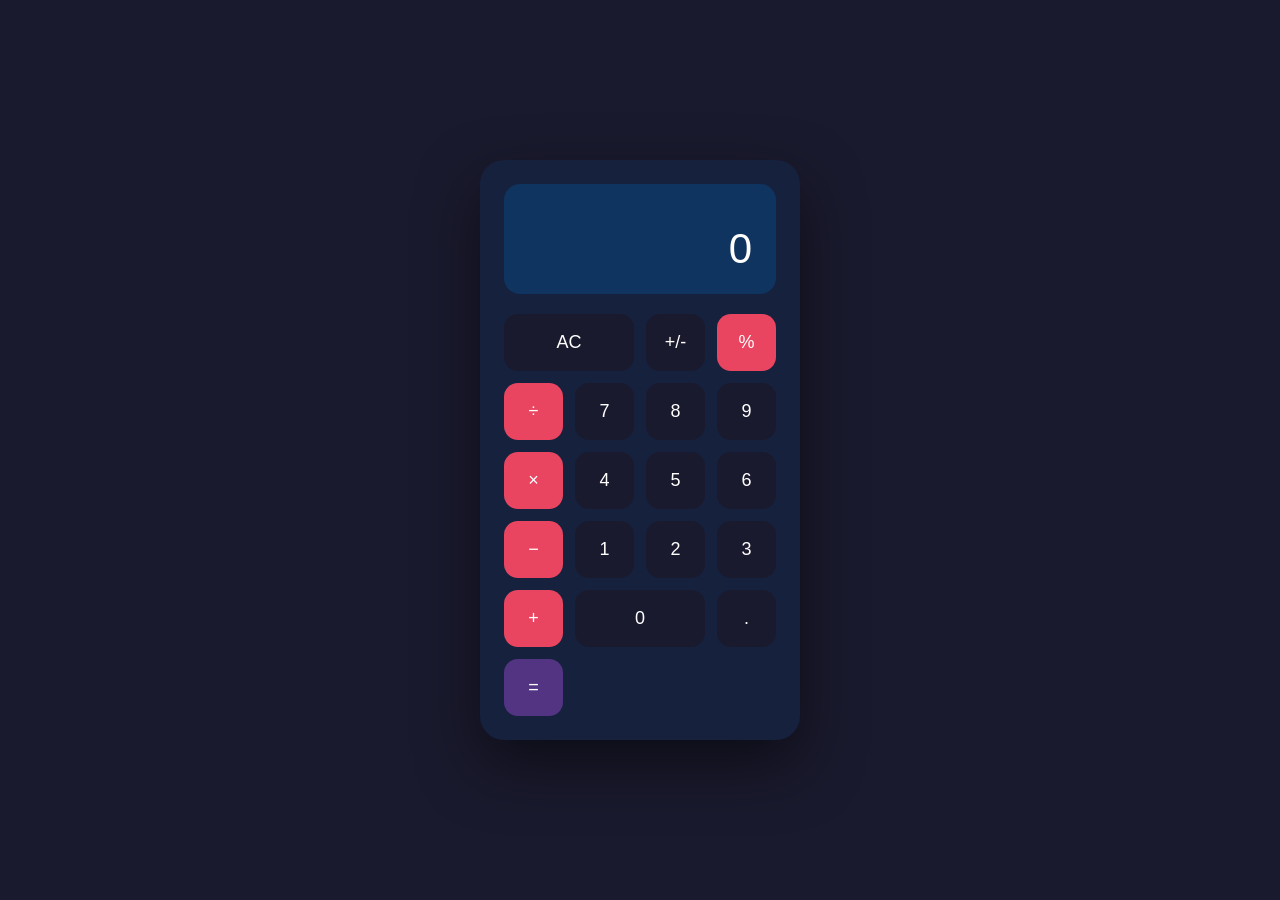
<file: calculator/index.html>
<!DOCTYPE html>
<html lang="ko">
<head>
  <meta charset="UTF-8" />
  <meta name="viewport" content="width=device-width, initial-scale=1.0" />
  <title>Calculator</title>
  <link rel="stylesheet" href="style.css" />
</head>
<body>
  <div class="calculator">
    <div class="display">
      <div class="expression" id="expression"></div>
      <div class="result" id="result">0</div>
    </div>
    <div class="buttons">
      <button class="btn span2" onclick="clearAll()">AC</button>
      <button class="btn" onclick="toggleSign()">+/-</button>
      <button class="btn operator" onclick="inputOperator('%')">%</button>
      <button class="btn operator" onclick="inputOperator('/')">÷</button>

      <button class="btn" onclick="inputNumber('7')">7</button>
      <button class="btn" onclick="inputNumber('8')">8</button>
      <button class="btn" onclick="inputNumber('9')">9</button>
      <button class="btn operator" onclick="inputOperator('*')">×</button>

      <button class="btn" onclick="inputNumber('4')">4</button>
      <button class="btn" onclick="inputNumber('5')">5</button>
      <button class="btn" onclick="inputNumber('6')">6</button>
      <button class="btn operator" onclick="inputOperator('-')">−</button>

      <button class="btn" onclick="inputNumber('1')">1</button>
      <button class="btn" onclick="inputNumber('2')">2</button>
      <button class="btn" onclick="inputNumber('3')">3</button>
      <button class="btn operator" onclick="inputOperator('+')">+</button>

      <button class="btn span2" onclick="inputNumber('0')">0</button>
      <button class="btn" onclick="inputDot()">.</button>
      <button class="btn equals" onclick="calculate()">=</button>
    </div>
  </div>
  <script src="app.js"></script>
</body>
</html>
</file>
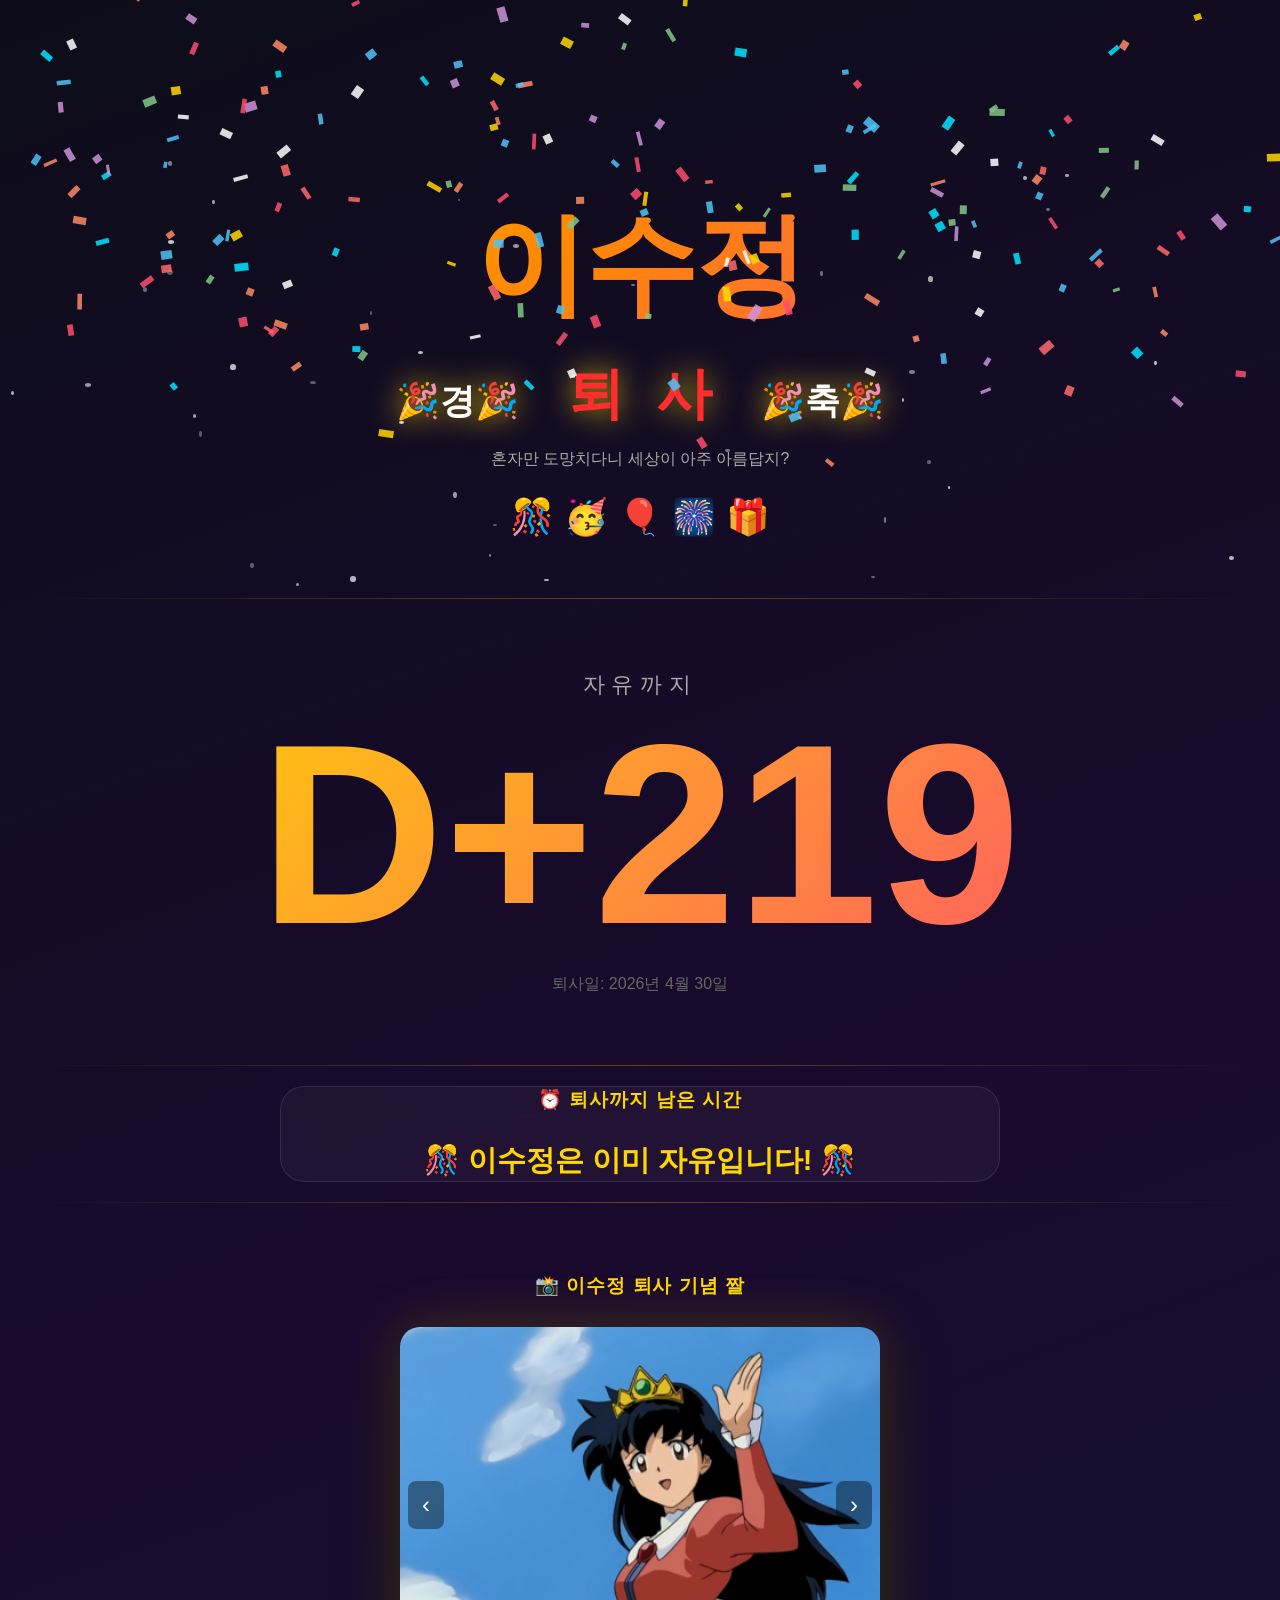
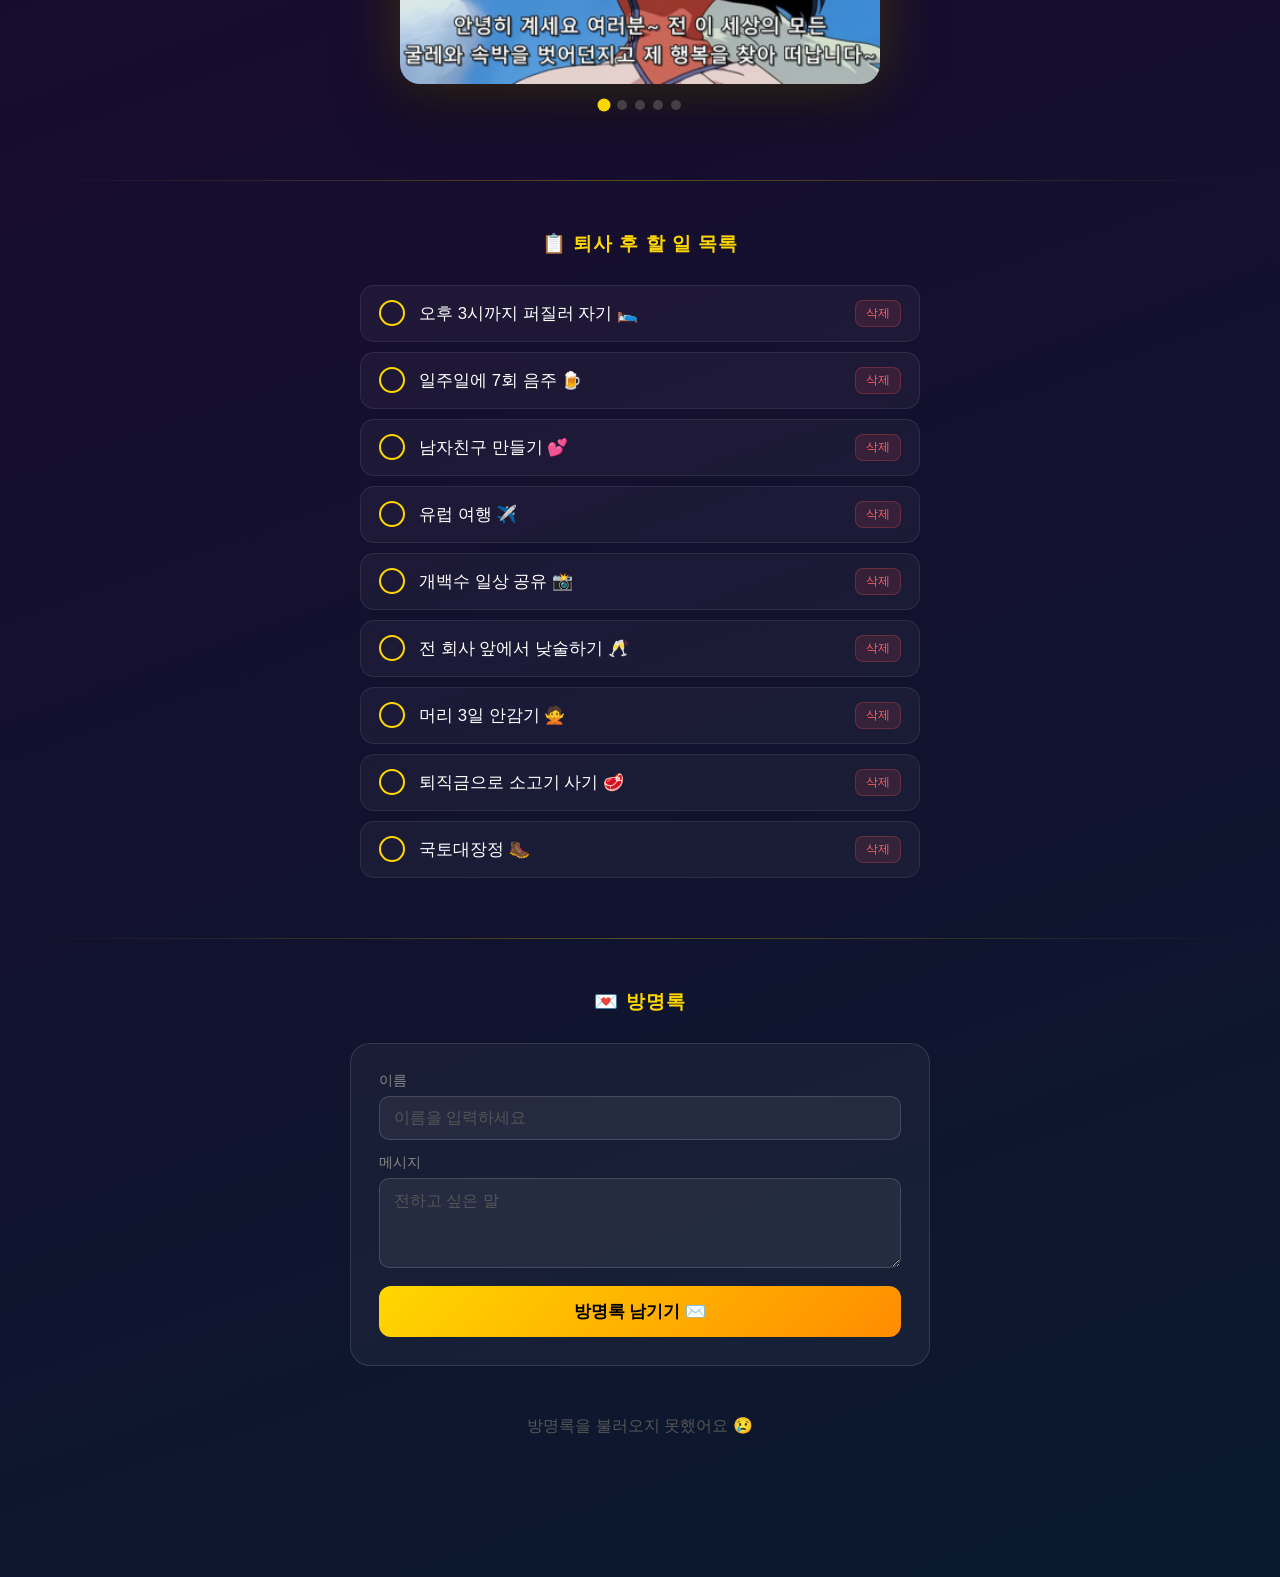
<file: farewell/index.html>
<!DOCTYPE html>
<html lang="ko">
<head>
    <meta charset="UTF-8">
    <meta name="viewport" content="width=device-width, initial-scale=1.0">
    <title>이수정 퇴사 축하 🎉</title>
    <style>
        * { margin: 0; padding: 0; box-sizing: border-box; }

        body {
            font-family: 'Apple SD Gothic Neo', 'Noto Sans KR', 'Malgun Gothic', sans-serif;
            background: linear-gradient(160deg, #0d0d1a 0%, #1a0a2e 40%, #0a1a2e 100%);
            min-height: 100vh;
            color: white;
            overflow-x: hidden;
        }

        /* ── CONFETTI ── */
        #confetti-canvas {
            position: fixed;
            top: 0; left: 0;
            width: 100%; height: 100%;
            pointer-events: none;
            z-index: 999;
        }

        /* ── BUBBLE ZONE ── */
        #bubble-zone {
            position: fixed;
            top: 0; left: 0;
            width: 100%;
            height: 110px;
            overflow: hidden;
            z-index: 200;
            pointer-events: none;
        }

        .bubble {
            position: absolute;
            background: rgba(255, 255, 255, 0.12);
            backdrop-filter: blur(12px);
            -webkit-backdrop-filter: blur(12px);
            border: 1px solid rgba(255, 255, 255, 0.25);
            border-radius: 50px;
            padding: 8px 20px;
            white-space: nowrap;
            font-size: 13px;
            color: white;
            animation: floatBubble linear;
            box-shadow: 0 4px 20px rgba(0,0,0,0.3);
        }

        .bubble strong { color: #ffd700; }

        @keyframes floatBubble {
            from { transform: translateX(110vw); }
            to   { transform: translateX(-120%); }
        }

        /* ── MAIN ── */
        .main {
            padding-top: 120px;
            padding-bottom: 80px;
        }

        /* ── HEADER ── */
        .header {
            text-align: center;
            padding: 70px 20px 50px;
            position: relative;
        }

        .stars-bg {
            position: absolute;
            inset: 0;
            pointer-events: none;
            overflow: hidden;
        }

        .star {
            position: absolute;
            width: 4px; height: 4px;
            background: white;
            border-radius: 50%;
            animation: twinkle 2s ease-in-out infinite;
        }

        @keyframes twinkle {
            0%, 100% { opacity: 0.2; transform: scale(1); }
            50%       { opacity: 1;   transform: scale(1.5); }
        }

        .main-name {
            font-size: clamp(3.5rem, 10vw, 7rem);
            font-weight: 900;
            background: linear-gradient(135deg, #ffd700 0%, #ff8c00 40%, #ff4d6d 100%);
            -webkit-background-clip: text;
            -webkit-text-fill-color: transparent;
            background-clip: text;
            letter-spacing: -0.02em;
            margin-bottom: 16px;
            animation: namePulse 2.5s ease-in-out infinite;
        }

        @keyframes namePulse {
            0%, 100% { filter: brightness(1) drop-shadow(0 0 20px rgba(255,215,0,0.4)); }
            50%       { filter: brightness(1.2) drop-shadow(0 0 40px rgba(255,140,0,0.7)); }
        }

        .congrats-msg {
            font-size: clamp(1.4rem, 4vw, 2.2rem);
            font-weight: 700;
            color: #fff;
            text-shadow: 0 0 30px rgba(255,215,0,0.8);
            margin-bottom: 12px;
        }

        .sub-msg {
            color: #aaa;
            font-size: 1rem;
            margin-bottom: 24px;
            line-height: 1.7;
        }

        .emoji-row {
            font-size: 2.2rem;
            display: inline-block;
            animation: swing 1.5s ease-in-out infinite;
        }

        @keyframes swing {
            0%, 100% { transform: rotate(-8deg); }
            50%       { transform: rotate(8deg); }
        }

        /* ── DIVIDER ── */
        .divider {
            height: 1px;
            background: linear-gradient(90deg, transparent, rgba(255,215,0,0.3), transparent);
            margin: 10px 30px;
        }

        /* ── D-DAY ── */
        .dday-section {
            text-align: center;
            padding: 60px 20px;
        }

        .dday-label {
            font-size: clamp(1rem, 3vw, 1.4rem);
            color: #aaa;
            letter-spacing: 0.3em;
            text-transform: uppercase;
            margin-bottom: 6px;
        }

        .dday-number {
            font-size: clamp(6rem, 25vw, 16rem);
            font-weight: 900;
            line-height: 1;
            background: linear-gradient(135deg, #ffd700, #ff4d6d);
            -webkit-background-clip: text;
            -webkit-text-fill-color: transparent;
            background-clip: text;
            display: block;
            animation: ddayGlow 2s ease-in-out infinite;
        }

        @keyframes ddayGlow {
            0%, 100% { filter: drop-shadow(0 0 20px rgba(255,215,0,0.4)); }
            50%       { filter: drop-shadow(0 0 60px rgba(255,77,109,0.7)); }
        }

        .dday-sub {
            font-size: 1rem;
            color: #666;
            margin-top: 12px;
        }

        /* ── CLOCK ── */
        .clock-section {
            max-width: 720px;
            margin: 0 auto 20px;
            padding: 40px 30px;
            background: rgba(255,255,255,0.04);
            border: 1px solid rgba(255,255,255,0.1);
            border-radius: 24px;
            text-align: center;
            backdrop-filter: blur(10px);
        }

        .section-title {
            font-size: 1.2rem;
            font-weight: 700;
            color: #ffd700;
            margin-bottom: 28px;
            letter-spacing: 0.05em;
        }

        .clock-display {
            display: flex;
            justify-content: center;
            align-items: center;
            gap: 8px;
            flex-wrap: nowrap;
        }

        .clock-unit { text-align: center; }

        .clock-value {
            display: block;
            font-size: clamp(1.8rem, 5vw, 3.2rem);
            font-weight: 900;
            color: #ffd700;
            font-variant-numeric: tabular-nums;
            background: rgba(255,215,0,0.08);
            border: 1px solid rgba(255,215,0,0.2);
            border-radius: 12px;
            padding: 8px 12px;
            min-width: 70px;
        }

        .clock-label {
            font-size: 0.72rem;
            color: #888;
            margin-top: 6px;
        }

        .clock-sep {
            font-size: 2.2rem;
            font-weight: 900;
            color: #ffd700;
            opacity: 0.6;
            animation: blink 1s step-end infinite;
            align-self: center;
            padding-bottom: 18px;
        }

        @keyframes blink { 0%, 100% { opacity: 0.6; } 50% { opacity: 0.1; } }

        #clock-done {
            font-size: 1.8rem;
            font-weight: 700;
            color: #ffd700;
            display: none;
        }

        /* ── SLIDESHOW ── */
        .slideshow-section {
            padding: 60px 20px;
            text-align: center;
        }

        .slideshow-wrap {
            position: relative;
            max-width: 480px;
            margin: 0 auto;
            border-radius: 20px;
            overflow: hidden;
            box-shadow: 0 0 60px rgba(255,215,0,0.2), 0 20px 60px rgba(0,0,0,0.5);
            background: rgba(255,255,255,0.03);
        }

        .slide-img {
            width: 100%;
            max-height: 420px;
            object-fit: contain;
            display: none;
            transition: opacity 0.5s;
        }

        .slide-img.active { display: block; }

        .slide-btn {
            position: absolute;
            top: 50%;
            transform: translateY(-50%);
            background: rgba(0,0,0,0.4);
            border: none;
            color: white;
            font-size: 1.5rem;
            padding: 10px 14px;
            cursor: pointer;
            border-radius: 8px;
            transition: background 0.2s;
        }

        .slide-btn:hover { background: rgba(255,215,0,0.3); }
        .slide-btn.prev { left: 8px; }
        .slide-btn.next { right: 8px; }

        .slide-dots {
            display: flex;
            justify-content: center;
            gap: 8px;
            margin-top: 16px;
        }

        .dot {
            width: 10px; height: 10px;
            border-radius: 50%;
            background: rgba(255,255,255,0.25);
            cursor: pointer;
            transition: all 0.3s;
        }

        .dot.active {
            background: #ffd700;
            transform: scale(1.3);
        }

        /* ── TODO ── */
        .todo-section {
            max-width: 600px;
            margin: 0 auto;
            padding: 40px 20px;
        }

        .todo-list { list-style: none; }

        .todo-item {
            display: flex;
            align-items: center;
            gap: 14px;
            padding: 14px 18px;
            margin-bottom: 10px;
            background: rgba(255,255,255,0.04);
            border: 1px solid rgba(255,255,255,0.08);
            border-radius: 14px;
            font-size: 1.05rem;
            cursor: pointer;
            transition: all 0.25s;
            user-select: none;
        }

        .todo-item:hover {
            background: rgba(255,215,0,0.08);
            border-color: rgba(255,215,0,0.25);
            transform: translateX(4px);
        }

        .todo-item.done {
            color: #555;
            text-decoration: line-through;
        }

        .todo-check {
            width: 26px; height: 26px;
            border: 2px solid #ffd700;
            border-radius: 50%;
            display: flex; align-items: center; justify-content: center;
            flex-shrink: 0;
            font-size: 14px;
            transition: all 0.25s;
        }

        .todo-item.done .todo-check {
            background: #ffd700;
            color: #000;
            font-weight: 900;
        }

        .todo-text { flex: 1; }

        .todo-del {
            flex-shrink: 0;
            background: rgba(255,80,80,0.12);
            border: 1px solid rgba(255,80,80,0.25);
            border-radius: 8px;
            color: #ff6060;
            font-size: 0.75rem;
            padding: 4px 10px;
            cursor: pointer;
            font-family: inherit;
            transition: all 0.2s;
            white-space: nowrap;
        }

        .todo-del:hover {
            background: rgba(255,80,80,0.25);
            border-color: rgba(255,80,80,0.5);
        }

        .todo-del.nope {
            background: rgba(255,215,0,0.15);
            border-color: #ffd700;
            color: #ffd700;
            font-weight: 700;
        }

        /* ── GUESTBOOK ── */
        .guestbook-section {
            max-width: 620px;
            margin: 0 auto;
            padding: 40px 20px;
        }

        .gb-form {
            background: rgba(255,255,255,0.04);
            border: 1px solid rgba(255,255,255,0.12);
            border-radius: 20px;
            padding: 28px;
            margin-bottom: 30px;
        }

        .form-group { margin-bottom: 14px; }

        .form-group label {
            display: block;
            font-size: 0.85rem;
            color: #888;
            margin-bottom: 6px;
        }

        .form-group input,
        .form-group textarea {
            width: 100%;
            background: rgba(255,255,255,0.06);
            border: 1px solid rgba(255,255,255,0.15);
            border-radius: 10px;
            padding: 12px 14px;
            color: white;
            font-size: 1rem;
            font-family: inherit;
            transition: border-color 0.25s;
            resize: vertical;
        }

        .form-group input:focus,
        .form-group textarea:focus {
            outline: none;
            border-color: #ffd700;
            background: rgba(255,215,0,0.04);
        }

        .form-group textarea { height: 90px; }

        ::placeholder { color: #555; }

        .submit-btn {
            width: 100%;
            padding: 14px;
            background: linear-gradient(135deg, #ffd700, #ff8c00);
            border: none;
            border-radius: 12px;
            color: #000;
            font-size: 1.05rem;
            font-weight: 800;
            cursor: pointer;
            font-family: inherit;
            transition: transform 0.2s, box-shadow 0.2s;
        }

        .submit-btn:hover {
            transform: translateY(-2px);
            box-shadow: 0 8px 30px rgba(255,215,0,0.35);
        }

        .gb-entries { display: flex; flex-direction: column; gap: 12px; }

        .gb-entry {
            background: rgba(255,255,255,0.04);
            border: 1px solid rgba(255,255,255,0.08);
            border-left: 3px solid #ffd700;
            border-radius: 14px;
            padding: 18px 20px;
        }

        .entry-name {
            font-weight: 700;
            color: #ffd700;
            margin-bottom: 6px;
            font-size: 0.95rem;
        }

        .entry-msg {
            color: #ccc;
            line-height: 1.65;
            word-break: break-all;
        }

        .entry-date {
            font-size: 0.72rem;
            color: #444;
            margin-top: 8px;
        }

        /* ── VISITOR ── */
        .visitor {
            text-align: center;
            padding: 30px 20px 60px;
            color: #444;
            font-size: 0.85rem;
        }

        /* ── SECTION PADDING ── */
        .pad { padding: 0 20px; }

        @media (max-width: 500px) {
            .clock-display { gap: 4px; }
            .clock-value   { min-width: 52px; padding: 6px 6px; font-size: 1.5rem; }
            .clock-sep     { font-size: 1.3rem; padding-bottom: 14px; }
            .clock-label   { font-size: 0.68rem; }
        }

        @media (max-width: 360px) {
            .clock-value   { min-width: 44px; padding: 5px 4px; font-size: 1.25rem; }
            .clock-sep     { font-size: 1.1rem; padding-bottom: 12px; }
        }
    </style>
</head>
<body>

<canvas id="confetti-canvas"></canvas>
<div id="bubble-zone"></div>

<div class="main">

    <!-- HEADER -->
    <section class="header">
        <div class="stars-bg" id="stars-bg"></div>
        <div class="main-name">이수정</div>
        <div class="congrats-msg">🎉경🎉&nbsp;&nbsp;&nbsp;&nbsp;&nbsp;<span style="font-size:1.6em;color:#ff2d2d;font-weight:900;">퇴&nbsp;&nbsp;사</span>&nbsp;&nbsp;&nbsp;&nbsp;&nbsp;🎉축🎉</div>
        <p class="sub-msg">혼자만 도망치다니 세상이 아주 아름답지?</p>
        <span class="emoji-row">🎊 🥳 🎈 🎆 🎁</span>
    </section>

    <div class="divider"></div>

    <!-- D-DAY -->
    <section class="dday-section">
        <div class="dday-label">자유까지</div>
        <span class="dday-number" id="dday-number">D-?</span>
        <div class="dday-sub">퇴사일: 2026년 4월 30일</div>
    </section>

    <div class="divider"></div>

    <!-- CLOCK -->
    <section class="clock-section pad" style="margin: 20px auto;">
        <div class="section-title">⏰ 퇴사까지 남은 시간</div>
        <div class="clock-display" id="clock-display">
            <div class="clock-unit">
                <span class="clock-value" id="c-days">00</span>
                <div class="clock-label">일</div>
            </div>
            <div class="clock-sep">:</div>
            <div class="clock-unit">
                <span class="clock-value" id="c-hours">00</span>
                <div class="clock-label">시간</div>
            </div>
            <div class="clock-sep">:</div>
            <div class="clock-unit">
                <span class="clock-value" id="c-mins">00</span>
                <div class="clock-label">분</div>
            </div>
            <div class="clock-sep">:</div>
            <div class="clock-unit">
                <span class="clock-value" id="c-secs">00</span>
                <div class="clock-label">초</div>
            </div>
        </div>
        <p id="clock-done">🎊 이수정은 이미 자유입니다! 🎊</p>
    </section>

    <div class="divider"></div>

    <!-- SLIDESHOW -->
    <section class="slideshow-section">
        <div class="section-title">📸 이수정 퇴사 기념 짤</div>
        <div class="slideshow-wrap">
            <img src="../uploads/가영이짤.png"     class="slide-img active" alt="짤1">
            <img src="../uploads/도비짤.jpeg"      class="slide-img"        alt="짤2">
            <img src="../uploads/사표짤.png"       class="slide-img"        alt="짤3">
            <img src="../uploads/속시원 퇴사.png"  class="slide-img"        alt="짤4">
            <img src="../uploads/퇴사축하.png"     class="slide-img"        alt="짤5">
            <button class="slide-btn prev" onclick="moveSlide(-1)">&#8249;</button>
            <button class="slide-btn next" onclick="moveSlide(1)">&#8250;</button>
        </div>
        <div class="slide-dots" id="slide-dots">
            <div class="dot active" onclick="goSlide(0)"></div>
            <div class="dot" onclick="goSlide(1)"></div>
            <div class="dot" onclick="goSlide(2)"></div>
            <div class="dot" onclick="goSlide(3)"></div>
            <div class="dot" onclick="goSlide(4)"></div>
        </div>
    </section>

    <div class="divider"></div>

    <!-- TODO -->
    <section class="todo-section">
        <div class="section-title" style="text-align:center;">📋 퇴사 후 할 일 목록</div>
        <ul class="todo-list" id="todo-list"></ul>
    </section>

    <div class="divider"></div>

    <!-- GUESTBOOK -->
    <section class="guestbook-section">
        <div class="section-title" style="text-align:center;">💌 방명록</div>
        <div class="gb-form">
            <div class="form-group">
                <label>이름</label>
                <input type="text" id="gb-name" placeholder="이름을 입력하세요" maxlength="20">
            </div>
            <div class="form-group">
                <label>메시지</label>
                <textarea id="gb-msg" placeholder="전하고 싶은 말"></textarea>
            </div>
            <button class="submit-btn" onclick="submitGB()">방명록 남기기 ✉️</button>
        </div>
        <div class="gb-entries" id="gb-entries"></div>
    </section>


</div><!-- /main -->

<script>
/* =========== STARS =========== */
(function() {
    const bg = document.getElementById('stars-bg');
    for (let i = 0; i < 40; i++) {
        const s = document.createElement('div');
        s.className = 'star';
        s.style.cssText = `
            left: ${Math.random()*100}%;
            top: ${Math.random()*100}%;
            animation-delay: ${Math.random()*3}s;
            animation-duration: ${1.5 + Math.random()*2}s;
            width: ${2 + Math.random()*4}px;
            height: ${2 + Math.random()*4}px;
            opacity: ${0.3 + Math.random()*0.5};
        `;
        bg.appendChild(s);
    }
})();

/* =========== CONFETTI =========== */
(function() {
    const canvas = document.getElementById('confetti-canvas');
    const ctx = canvas.getContext('2d');
    const resize = () => { canvas.width = innerWidth; canvas.height = innerHeight; };
    resize();
    window.addEventListener('resize', resize);

    const COLORS = ['#ffd700','#ff6b6b','#4fc3f7','#81c784','#ce93d8','#ff8a65','#ffffff','#ff4d6d','#00e5ff'];

    // 모든 조각이 화면 위에서 한꺼번에 쏟아지도록 시작 y를 음수로 설정
    const pieces = Array.from({length: 200}, () => ({
        x:     Math.random() * innerWidth,
        y:     -20 - Math.random() * 300,   // 화면 위 0~300px 사이에서 시작 (즉시 쏟아지는 효과)
        w:     6 + Math.random() * 10,
        h:     3 + Math.random() * 6,
        color: COLORS[Math.floor(Math.random() * COLORS.length)],
        vy:    5 + Math.random() * 5,        // 빠르게 (5~10px/frame → 약 2~3초에 화면 통과)
        vx:    (Math.random() - 0.5) * 4,
        rot:   Math.random() * 360,
        rs:    (Math.random() - 0.5) * 8,
        alive: true,
    }));

    function loop() {
        ctx.clearRect(0, 0, canvas.width, canvas.height);
        let anyAlive = false;
        pieces.forEach(p => {
            if (!p.alive) return;
            p.y += p.vy; p.x += p.vx; p.rot += p.rs;
            if (p.y > canvas.height + 20) { p.alive = false; return; }
            anyAlive = true;
            ctx.save();
            ctx.translate(p.x, p.y);
            ctx.rotate(p.rot * Math.PI / 180);
            ctx.fillStyle = p.color;
            ctx.globalAlpha = 0.85;
            ctx.fillRect(-p.w/2, -p.h/2, p.w, p.h);
            ctx.restore();
        });
        if (anyAlive) requestAnimationFrame(loop);
        else canvas.style.display = 'none';
    }
    loop();
})();

/* =========== D-DAY =========== */
function updateDDay() {
    const now = new Date();
    const target = new Date('2026-04-30T00:00:00');
    const diff = target - now;
    const el = document.getElementById('dday-number');
    if (diff <= 0) {
        const past = Math.floor(-diff / 86400000);
        el.textContent = past === 0 ? 'D-DAY! 🎊' : `D+${past}`;
    } else {
        el.textContent = `D-${Math.ceil(diff / 86400000)}`;
    }
}
updateDDay();

/* =========== RETIREMENT CLOCK =========== */
function updateClock() {
    const now = new Date();
    const target = new Date('2026-04-30T18:00:00');
    const diff = target - now;

    if (diff <= 0) {
        document.getElementById('clock-display').style.display = 'none';
        document.getElementById('clock-done').style.display = 'block';
        return;
    }

    const d = Math.floor(diff / 86400000);
    const h = Math.floor((diff % 86400000) / 3600000);
    const m = Math.floor((diff % 3600000) / 60000);
    const s = Math.floor((diff % 60000) / 1000);

    document.getElementById('c-days').textContent  = String(d).padStart(2,'0');
    document.getElementById('c-hours').textContent = String(h).padStart(2,'0');
    document.getElementById('c-mins').textContent  = String(m).padStart(2,'0');
    document.getElementById('c-secs').textContent  = String(s).padStart(2,'0');
}
updateClock();
setInterval(updateClock, 1000);

/* =========== SLIDESHOW =========== */
const slides = document.querySelectorAll('.slide-img');
const dots   = document.querySelectorAll('.dot');
let cur = 0;

function goSlide(n) {
    slides[cur].classList.remove('active');
    dots[cur].classList.remove('active');
    cur = (n + slides.length) % slides.length;
    slides[cur].classList.add('active');
    dots[cur].classList.add('active');
}

function moveSlide(dir) { goSlide(cur + dir); }

setInterval(() => goSlide(cur + 1), 3500);

/* =========== TODO LIST =========== */
const TODOS = [
    '오후 3시까지 퍼질러 자기 🛌',
    '일주일에 7회 음주 🍺',
    '남자친구 만들기 💕',
    '유럽 여행 ✈️',
    '개백수 일상 공유 📸',
    '전 회사 앞에서 낮술하기 🥂',
    '머리 3일 안감기 🙅',
    '퇴직금으로 소고기 사기 🥩',
    '국토대장정 🥾',
];

(function initTodo() {
    const saved = JSON.parse(localStorage.getItem('sj_todos') || '[]');
    const ul = document.getElementById('todo-list');
    TODOS.forEach((text, i) => {
        const li = document.createElement('li');
        li.className = 'todo-item' + (saved[i] ? ' done' : '');
        li.innerHTML = `
            <div class="todo-check">${saved[i] ? '✓' : ''}</div>
            <span class="todo-text">${text}</span>
            <button class="todo-del">삭제</button>
        `;
        li.onclick = () => {
            const isDone = li.classList.toggle('done');
            saved[i] = isDone;
            li.querySelector('.todo-check').textContent = isDone ? '✓' : '';
            localStorage.setItem('sj_todos', JSON.stringify(saved));
        };
        li.querySelector('.todo-del').addEventListener('click', e => {
            e.stopPropagation();
            const btn = e.currentTarget;
            if (btn.classList.contains('nope')) return;
            btn.textContent = '되겠냐?';
            btn.classList.add('nope');
            setTimeout(() => {
                btn.textContent = '삭제';
                btn.classList.remove('nope');
            }, 1500);
        });
        ul.appendChild(li);
    });
})();

/* =========== GUESTBOOK =========== */
const JB = {
    id:  '69eb1638856a68218968ffbc',
    key: '$2a$10$rzik04bmILmxmtcA59LAK.EZDc3bPigikzqrzNFz4fli1v/WhwMAe',
    url() { return `https://api.jsonbin.io/v3/b/${this.id}`; }
};

async function loadGB() {
    const res = await fetch(JB.url() + '/latest', {
        headers: { 'X-Master-Key': JB.key }
    });
    if (!res.ok) throw new Error('load failed');
    const data = await res.json();
    return data.record.entries || [];
}

async function saveGB(entries) {
    const res = await fetch(JB.url(), {
        method: 'PUT',
        headers: { 'X-Master-Key': JB.key, 'Content-Type': 'application/json' },
        body: JSON.stringify({ entries })
    });
    if (!res.ok) throw new Error('save failed');
}

function escHtml(s) {
    return s.replace(/&/g,'&amp;').replace(/</g,'&lt;').replace(/>/g,'&gt;').replace(/"/g,'&quot;');
}

async function renderGB() {
    const container = document.getElementById('gb-entries');
    container.innerHTML = '<p style="color:#555;text-align:center;padding:20px;">불러오는 중...</p>';
    try {
        const entries = await loadGB();
        container.innerHTML = entries.length === 0
            ? '<p style="color:#555;text-align:center;padding:20px;">아직 방명록이 없어요. 첫 번째로 남겨보세요! 💛</p>'
            : '';
        [...entries].reverse().forEach(e => {
            const div = document.createElement('div');
            div.className = 'gb-entry';
            div.innerHTML = `
                <div class="entry-name">${escHtml(e.name)}</div>
                <div class="entry-msg">${escHtml(e.msg)}</div>
                <div class="entry-date">${e.date}</div>
            `;
            container.appendChild(div);
        });
        startBubbles(entries);
    } catch {
        container.innerHTML = '<p style="color:#555;text-align:center;padding:20px;">방명록을 불러오지 못했어요 😢</p>';
    }
}

async function submitGB() {
    const name = document.getElementById('gb-name').value.trim();
    const msg  = document.getElementById('gb-msg').value.trim();
    if (!name || !msg) { alert('이름과 메시지를 모두 입력해주세요!'); return; }

    const btn = document.querySelector('.submit-btn');
    btn.disabled = true;
    btn.textContent = '저장 중...';

    try {
        const entries = await loadGB();
        const now = new Date();
        entries.push({
            name, msg,
            date: now.toLocaleDateString('ko-KR') + ' ' + now.toLocaleTimeString('ko-KR', {hour:'2-digit', minute:'2-digit'})
        });
        await saveGB(entries);
        document.getElementById('gb-name').value = '';
        document.getElementById('gb-msg').value = '';
        await renderGB();
    } catch {
        alert('저장에 실패했어요. 잠시 후 다시 시도해주세요.');
    }

    btn.disabled = false;
    btn.textContent = '방명록 남기기 ✉️';
}

/* =========== FLOATING BUBBLES =========== */
const bubbleZone = document.getElementById('bubble-zone');
let bubbleTimers = [];

function startBubbles(entries) {
    bubbleTimers.forEach(t => clearTimeout(t));
    bubbleTimers = [];
    bubbleZone.innerHTML = '';
    if (!entries.length) return;

    const interval = Math.max(12000, entries.length * 14000);

    entries.forEach((e, i) => {
        function spawnLoop() {
            spawnBubble(e);
            const t = setTimeout(spawnLoop, interval);
            bubbleTimers.push(t);
        }
        const t = setTimeout(spawnLoop, i * 14000);
        bubbleTimers.push(t);
    });
}

function spawnBubble(entry) {
    const el = document.createElement('div');
    el.className = 'bubble';
    const dur  = 12 + Math.random() * 8;
    const top  = 10 + Math.random() * 72;
    el.style.top             = top + 'px';
    el.style.animationDuration = dur + 's';
    const preview = entry.msg.length > 36 ? entry.msg.slice(0, 36) + '…' : entry.msg;
    el.innerHTML = `<strong>${escHtml(entry.name)}</strong>: ${escHtml(preview)}`;
    bubbleZone.appendChild(el);
    setTimeout(() => el.remove(), dur * 1000);
}


/* =========== INIT =========== */
renderGB();
</script>
</body>
</html>
</file>
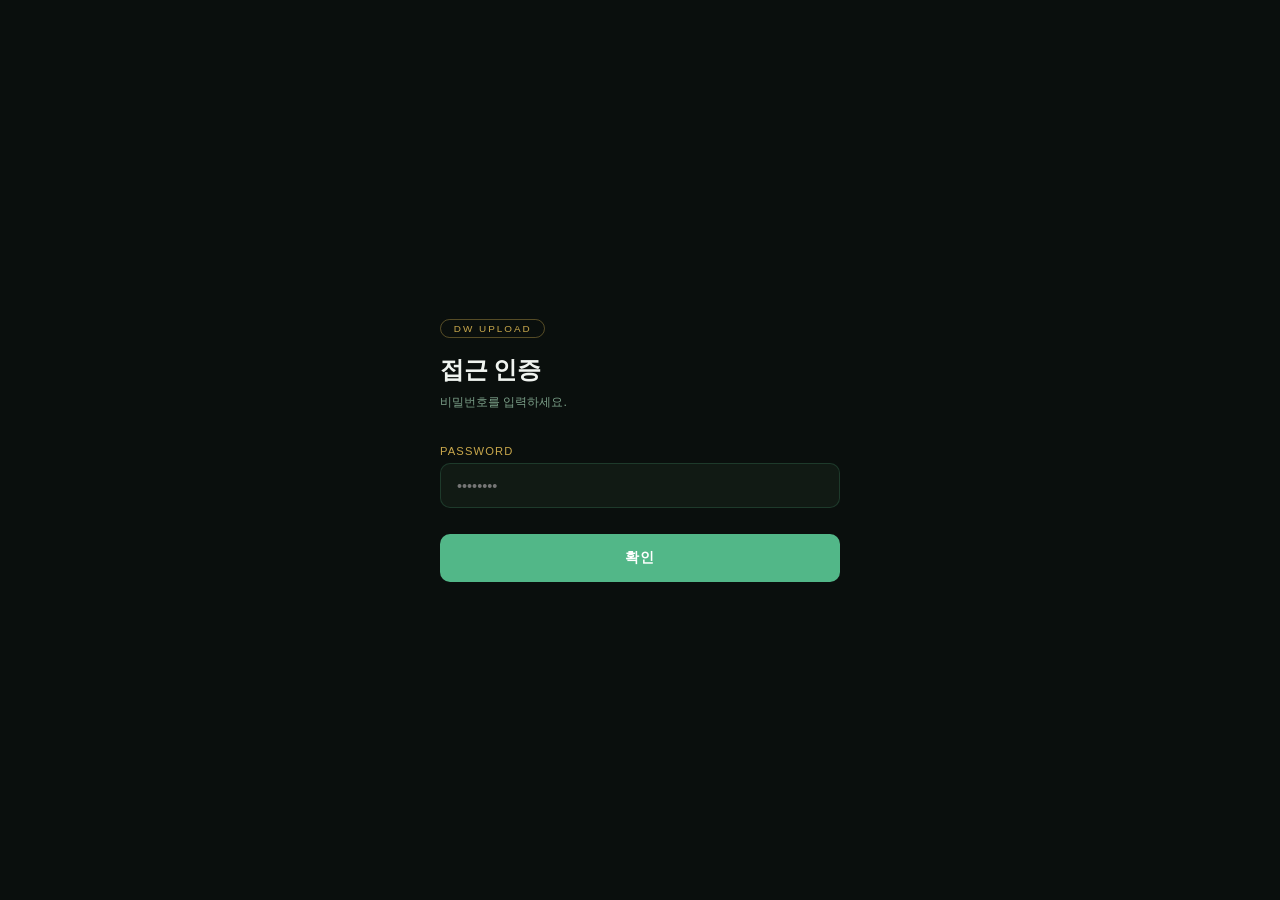
<file: OEwfCUSe7w91fY9j/index.html>
<!DOCTYPE html>
<html lang="ko">
<head>
  <meta charset="UTF-8" />
  <meta name="viewport" content="width=device-width, initial-scale=1.0" />
  <title>DW Upload</title>
  <style>
    :root {
      --bg: #0a0f0d;
      --surface: #111a14;
      --border: rgba(82, 183, 136, 0.2);
      --green: #52b788;
      --gold: #c9a84c;
      --text: #f0f4f0;
      --muted: #7a9e87;
      --danger: #e05555;
    }

    * { margin: 0; padding: 0; box-sizing: border-box; }

    body {
      font-family: 'Apple SD Gothic Neo', 'Malgun Gothic', sans-serif;
      background: var(--bg);
      color: var(--text);
      min-height: 100vh;
      display: flex;
      align-items: center;
      justify-content: center;
      padding: 1.5rem;
    }

    .screen {
      width: 100%;
      max-width: 400px;
    }

    /* ── 공통 ── */
    .badge {
      display: inline-block;
      font-size: 0.62rem;
      letter-spacing: 0.2em;
      color: var(--gold);
      border: 1px solid rgba(201,168,76,0.4);
      padding: 0.2rem 0.8rem;
      border-radius: 50px;
      margin-bottom: 1rem;
    }

    h2 {
      font-size: 1.5rem;
      font-weight: 800;
      letter-spacing: -0.02em;
      margin-bottom: 0.4rem;
    }

    .sub {
      font-size: 0.78rem;
      color: var(--muted);
      margin-bottom: 2rem;
      line-height: 1.6;
    }

    .field { margin-bottom: 1.1rem; }

    label {
      display: block;
      font-size: 0.7rem;
      letter-spacing: 0.1em;
      color: var(--gold);
      margin-bottom: 0.4rem;
    }

    input[type="password"],
    input[type="text"] {
      width: 100%;
      background: var(--surface);
      border: 1px solid var(--border);
      border-radius: 10px;
      padding: 0.85rem 1rem;
      color: var(--text);
      font-size: 0.9rem;
      font-family: inherit;
      outline: none;
      transition: border-color 0.2s;
    }

    input:focus { border-color: var(--green); }

    .file-drop {
      width: 100%;
      background: var(--surface);
      border: 1px dashed var(--border);
      border-radius: 10px;
      padding: 2rem 1rem;
      text-align: center;
      cursor: pointer;
      transition: border-color 0.2s, background 0.2s;
      position: relative;
    }

    .file-drop:hover, .file-drop.over {
      border-color: var(--green);
      background: rgba(82,183,136,0.05);
    }

    .file-drop input[type="file"] {
      position: absolute;
      inset: 0;
      opacity: 0;
      cursor: pointer;
      width: 100%;
      height: 100%;
    }

    .file-drop-icon { font-size: 2rem; margin-bottom: 0.5rem; }
    .file-drop-text { font-size: 0.8rem; color: var(--muted); }
    .file-name { font-size: 0.82rem; color: var(--green); margin-top: 0.4rem; word-break: break-all; }

    .btn {
      width: 100%;
      padding: 0.9rem;
      border: none;
      border-radius: 10px;
      font-size: 0.88rem;
      font-weight: 700;
      letter-spacing: 0.05em;
      cursor: pointer;
      transition: all 0.2s;
      font-family: inherit;
    }

    .btn-primary { background: var(--green); color: #fff; margin-top: 0.5rem; }
    .btn-primary:hover { background: #40a070; }
    .btn-primary:disabled { background: #2a4a38; color: var(--muted); cursor: not-allowed; }

    .msg {
      margin-top: 1rem;
      padding: 0.8rem 1rem;
      border-radius: 10px;
      font-size: 0.8rem;
      line-height: 1.6;
      display: none;
    }

    .msg.success { background: rgba(82,183,136,0.12); border: 1px solid rgba(82,183,136,0.3); color: var(--green); }
    .msg.error   { background: rgba(224,85,85,0.1);   border: 1px solid rgba(224,85,85,0.3);   color: var(--danger); }
    .msg.show    { display: block; }

    /* 업로드 후 경로 표시 */
    .result-path {
      margin-top: 0.5rem;
      font-size: 0.72rem;
      color: var(--muted);
      word-break: break-all;
      background: rgba(0,0,0,0.3);
      padding: 0.5rem 0.7rem;
      border-radius: 6px;
      font-family: monospace;
      display: none;
    }

    .progress-bar-wrap {
      width: 100%;
      height: 3px;
      background: rgba(82,183,136,0.15);
      border-radius: 2px;
      margin-top: 0.8rem;
      overflow: hidden;
      display: none;
    }

    .progress-bar {
      height: 100%;
      width: 0%;
      background: var(--green);
      border-radius: 2px;
      transition: width 0.3s;
    }
  </style>
</head>
<body>

<!-- ── 비밀번호 화면 ── -->
<div class="screen" id="screenAuth">
  <div class="badge">DW UPLOAD</div>
  <h2>접근 인증</h2>
  <p class="sub">비밀번호를 입력하세요.</p>
  <div class="field">
    <label>PASSWORD</label>
    <input type="password" id="pwInput" placeholder="••••••••" />
  </div>
  <button class="btn btn-primary" onclick="checkPw()">확인</button>
  <div class="msg error" id="authMsg">비밀번호가 틀렸습니다.</div>
</div>

<!-- ── 업로드 화면 ── -->
<div class="screen" id="screenUpload" style="display:none">
  <div class="badge">DW UPLOAD</div>
  <h2>파일 업로드</h2>
  <p class="sub">파일을 선택하고 저장할 이름을 지정하세요.<br>업로드 후 git pull 하면 PC 작업폴더에 반영됩니다.</p>

  <div class="field">
    <label>파일 선택</label>
    <div class="file-drop" id="fileDrop">
      <input type="file" id="fileInput" onchange="onFileChange()" />
      <div class="file-drop-icon">📁</div>
      <div class="file-drop-text">탭하여 파일 선택</div>
      <div class="file-name" id="fileNameDisplay"></div>
    </div>
  </div>

  <div class="field">
    <label>저장 파일명 (확장자 포함)</label>
    <input type="text" id="saveNameInput" placeholder="예: park_main.jpg" />
  </div>

  <button class="btn btn-primary" id="uploadBtn" onclick="uploadFile()" disabled>업로드</button>

  <div class="progress-bar-wrap" id="progressWrap">
    <div class="progress-bar" id="progressBar"></div>
  </div>

  <div class="msg" id="uploadMsg"></div>
  <div class="result-path" id="resultPath"></div>
</div>

<script>
  // ── 설정 ──────────────────────────────────────────
  const CONFIG = {
    p1:       'github_pat_11AW2D6PY0IPD7ce8m3aU2_GrCs4z0KE9OcV3c9MC7UphKI0f',
    p2:       'bKafKHUsrHXXkT2SIQ45DjVnoxT86',
    owner:    'ehdnjs107',
    repo:     'dw_toy_pjt',
    branch:   'main',
    uploadDir: 'uploads',
  };
  // ──────────────────────────────────────────────────

  let resolvedPat = null;

  async function checkPw() {
    const val = document.getElementById('pwInput').value.trim();
    const msg = document.getElementById('authMsg');
    if (val.length !== 4) {
      msg.textContent = '비밀번호가 틀렸습니다.';
      msg.classList.add('show');
      setTimeout(() => msg.classList.remove('show'), 2000);
      return;
    }

    const candidate = CONFIG.p1 + val + CONFIG.p2;
    try {
      const res = await fetch(`https://api.github.com/repos/${CONFIG.owner}/${CONFIG.repo}/contents/${CONFIG.uploadDir}?ref=${CONFIG.branch}`, {
        headers: {
          'Authorization': `token ${candidate}`,
          'Accept': 'application/vnd.github+json',
        }
      });
      if (!res.ok) throw new Error('auth failed');
      resolvedPat = candidate;
      document.getElementById('screenAuth').style.display = 'none';
      document.getElementById('screenUpload').style.display = 'block';
    } catch {
      resolvedPat = null;
      msg.textContent = 'GitHub 인증에 실패했습니다. 토큰 또는 권한을 확인하세요.';
      msg.classList.add('show');
      setTimeout(() => msg.classList.remove('show'), 3000);
    }
  }

  document.getElementById('pwInput').addEventListener('keydown', e => {
    if (e.key === 'Enter') checkPw();
  });

  let selectedFile = null;

  function onFileChange() {
    const input = document.getElementById('fileInput');
    selectedFile = input.files[0];
    if (!selectedFile) return;

    document.getElementById('fileNameDisplay').textContent = selectedFile.name;

    // 기본 저장명: 타임스탬프_원본파일명
    const ts = getTimestamp();
    const saveName = document.getElementById('saveNameInput');
    if (!saveName.value) {
      saveName.value = ts + '_' + selectedFile.name.replace(/\s+/g, '_');
    }

    document.getElementById('uploadBtn').disabled = false;
  }

  function getTimestamp() {
    const now = new Date();
    const pad = n => String(n).padStart(2, '0');
    return `${now.getFullYear()}${pad(now.getMonth()+1)}${pad(now.getDate())}_${pad(now.getHours())}${pad(now.getMinutes())}${pad(now.getSeconds())}`;
  }

  async function uploadFile() {
    if (!selectedFile) return;

    let saveName = document.getElementById('saveNameInput').value.trim();
    if (!saveName) { showMsg('파일명을 입력해주세요.', 'error'); return; }
    if (!saveName.includes('.')) {
      const origExt = selectedFile.name.includes('.') ? '.' + selectedFile.name.split('.').pop() : '';
      saveName = saveName + origExt;
    }

    const btn = document.getElementById('uploadBtn');
    btn.disabled = true;
    btn.textContent = '업로드 중...';

    setProgress(true, 30);

    try {
      const base64 = await fileToBase64(selectedFile);
      setProgress(true, 60);

      const filePath = `${CONFIG.uploadDir}/${saveName}`;
      const url = `https://api.github.com/repos/${CONFIG.owner}/${CONFIG.repo}/contents/${filePath}`;

      const now = new Date().toISOString();
      const body = {
        message: `upload: ${saveName} [${now}]`,
        content: base64,
        branch: CONFIG.branch,
      };

      // 같은 이름 파일이 있으면 sha 필요
      const existing = await fetch(url, {
        headers: { 'Authorization': `token ${resolvedPat}` }
      });
      if (existing.ok) {
        const data = await existing.json();
        body.sha = data.sha;
      }

      setProgress(true, 85);

      const res = await fetch(url, {
        method: 'PUT',
        headers: {
          'Authorization': `token ${resolvedPat}`,
          'Content-Type': 'application/json',
        },
        body: JSON.stringify(body),
      });

      setProgress(true, 100);

      if (res.ok) {
        showMsg(`✅ 업로드 완료\n파일명: ${saveName}\n시각: ${now.replace('T',' ').slice(0,19)} (UTC)`, 'success');
        document.getElementById('resultPath').style.display = 'block';
        document.getElementById('resultPath').textContent = `uploads/${saveName}`;
        resetForm();
      } else {
        const err = await res.json();
        showMsg('업로드 실패: ' + (err.message || res.status), 'error');
      }
    } catch (e) {
      showMsg('오류: ' + e.message, 'error');
    }

    btn.disabled = false;
    btn.textContent = '업로드';
    setProgress(false, 0);
  }

  function fileToBase64(file) {
    return new Promise((resolve, reject) => {
      const reader = new FileReader();
      reader.onload = () => resolve(reader.result.split(',')[1]);
      reader.onerror = reject;
      reader.readAsDataURL(file);
    });
  }

  function showMsg(text, type) {
    const el = document.getElementById('uploadMsg');
    el.textContent = text;
    el.className = `msg ${type} show`;
  }

  function setProgress(show, pct) {
    const wrap = document.getElementById('progressWrap');
    const bar  = document.getElementById('progressBar');
    wrap.style.display = show ? 'block' : 'none';
    bar.style.width = pct + '%';
  }

  function resetForm() {
    selectedFile = null;
    document.getElementById('fileInput').value = '';
    document.getElementById('fileNameDisplay').textContent = '';
    document.getElementById('saveNameInput').value = '';
    document.getElementById('uploadBtn').disabled = true;
  }

  // 드래그앤드롭
  const drop = document.getElementById('fileDrop');
  drop.addEventListener('dragover', e => { e.preventDefault(); drop.classList.add('over'); });
  drop.addEventListener('dragleave', () => drop.classList.remove('over'));
  drop.addEventListener('drop', e => {
    e.preventDefault();
    drop.classList.remove('over');
    const file = e.dataTransfer.files[0];
    if (file) {
      document.getElementById('fileInput').files = e.dataTransfer.files;
      onFileChange();
    }
  });
</script>

</body>
</html>
</file>
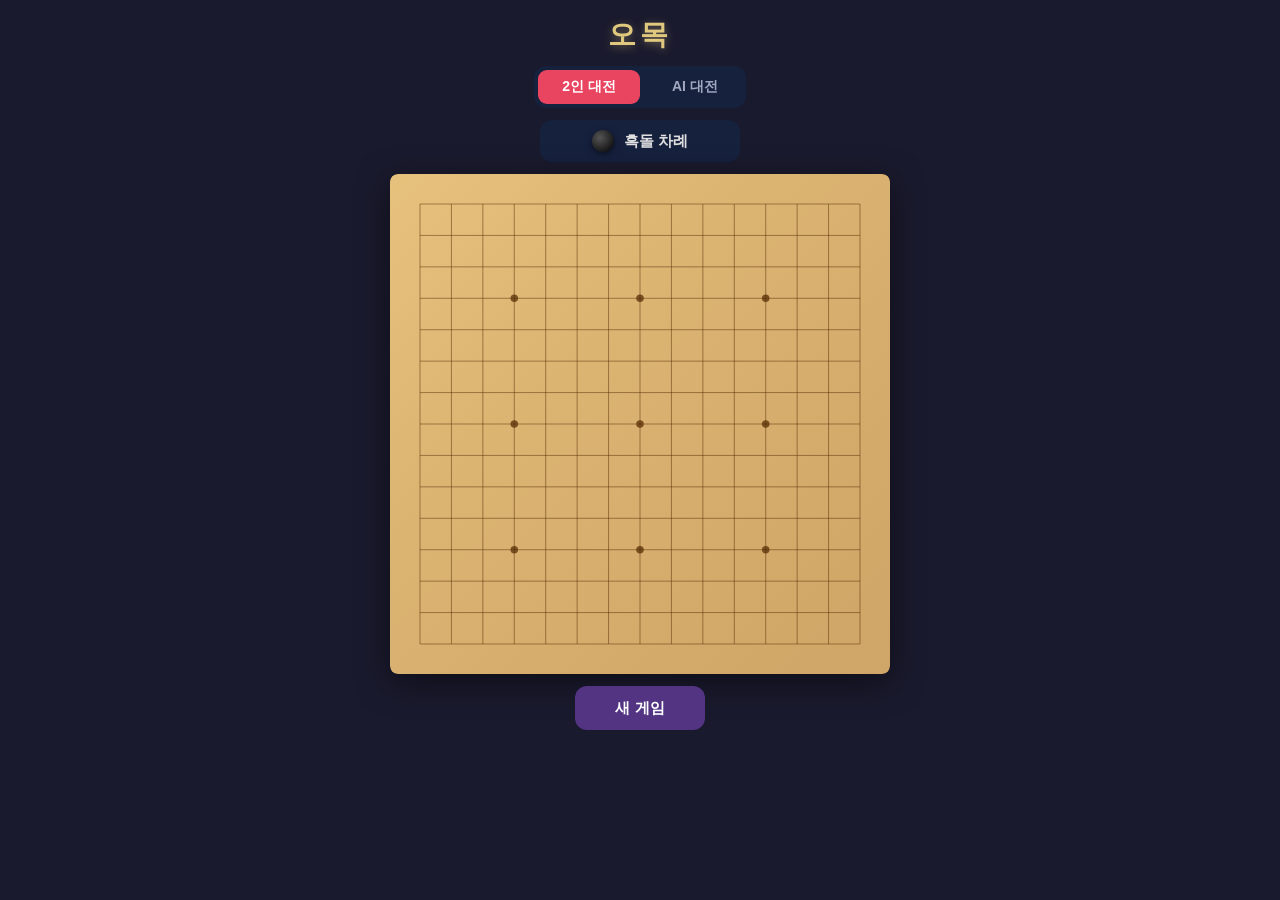
<file: omok/index.html>
<!DOCTYPE html>
<html lang="ko">
<head>
  <meta charset="UTF-8" />
  <meta name="viewport" content="width=device-width, initial-scale=1.0, user-scalable=no" />
  <title>오목</title>
  <link rel="stylesheet" href="style.css" />
</head>
<body>
  <div class="container">
    <h1 class="title">오목</h1>

    <div class="mode-selector">
      <button class="mode-btn active" id="btn2p" onclick="setMode('2p')">2인 대전</button>
      <button class="mode-btn" id="btnAI" onclick="setMode('ai')">AI 대전</button>
    </div>

    <div class="status-bar">
      <div class="stone-indicator" id="stoneIndicator"></div>
      <span id="statusText">흑돌 차례</span>
    </div>

    <div class="board-wrapper">
      <canvas id="board"></canvas>
    </div>

    <button class="reset-btn" onclick="resetGame()">새 게임</button>
  </div>

  <!-- 승리 오버레이 -->
  <div class="overlay hidden" id="overlay">
    <div class="overlay-box">
      <div class="overlay-stone" id="overlayStone"></div>
      <div class="overlay-text" id="overlayText"></div>
      <button class="overlay-btn" onclick="resetGame()">다시 하기</button>
    </div>
  </div>

  <!-- 삼삼 금지 토스트 -->
  <div class="toast hidden" id="toast">삼삼 금지</div>

  <script src="game.js"></script>
</body>
</html>
</file>
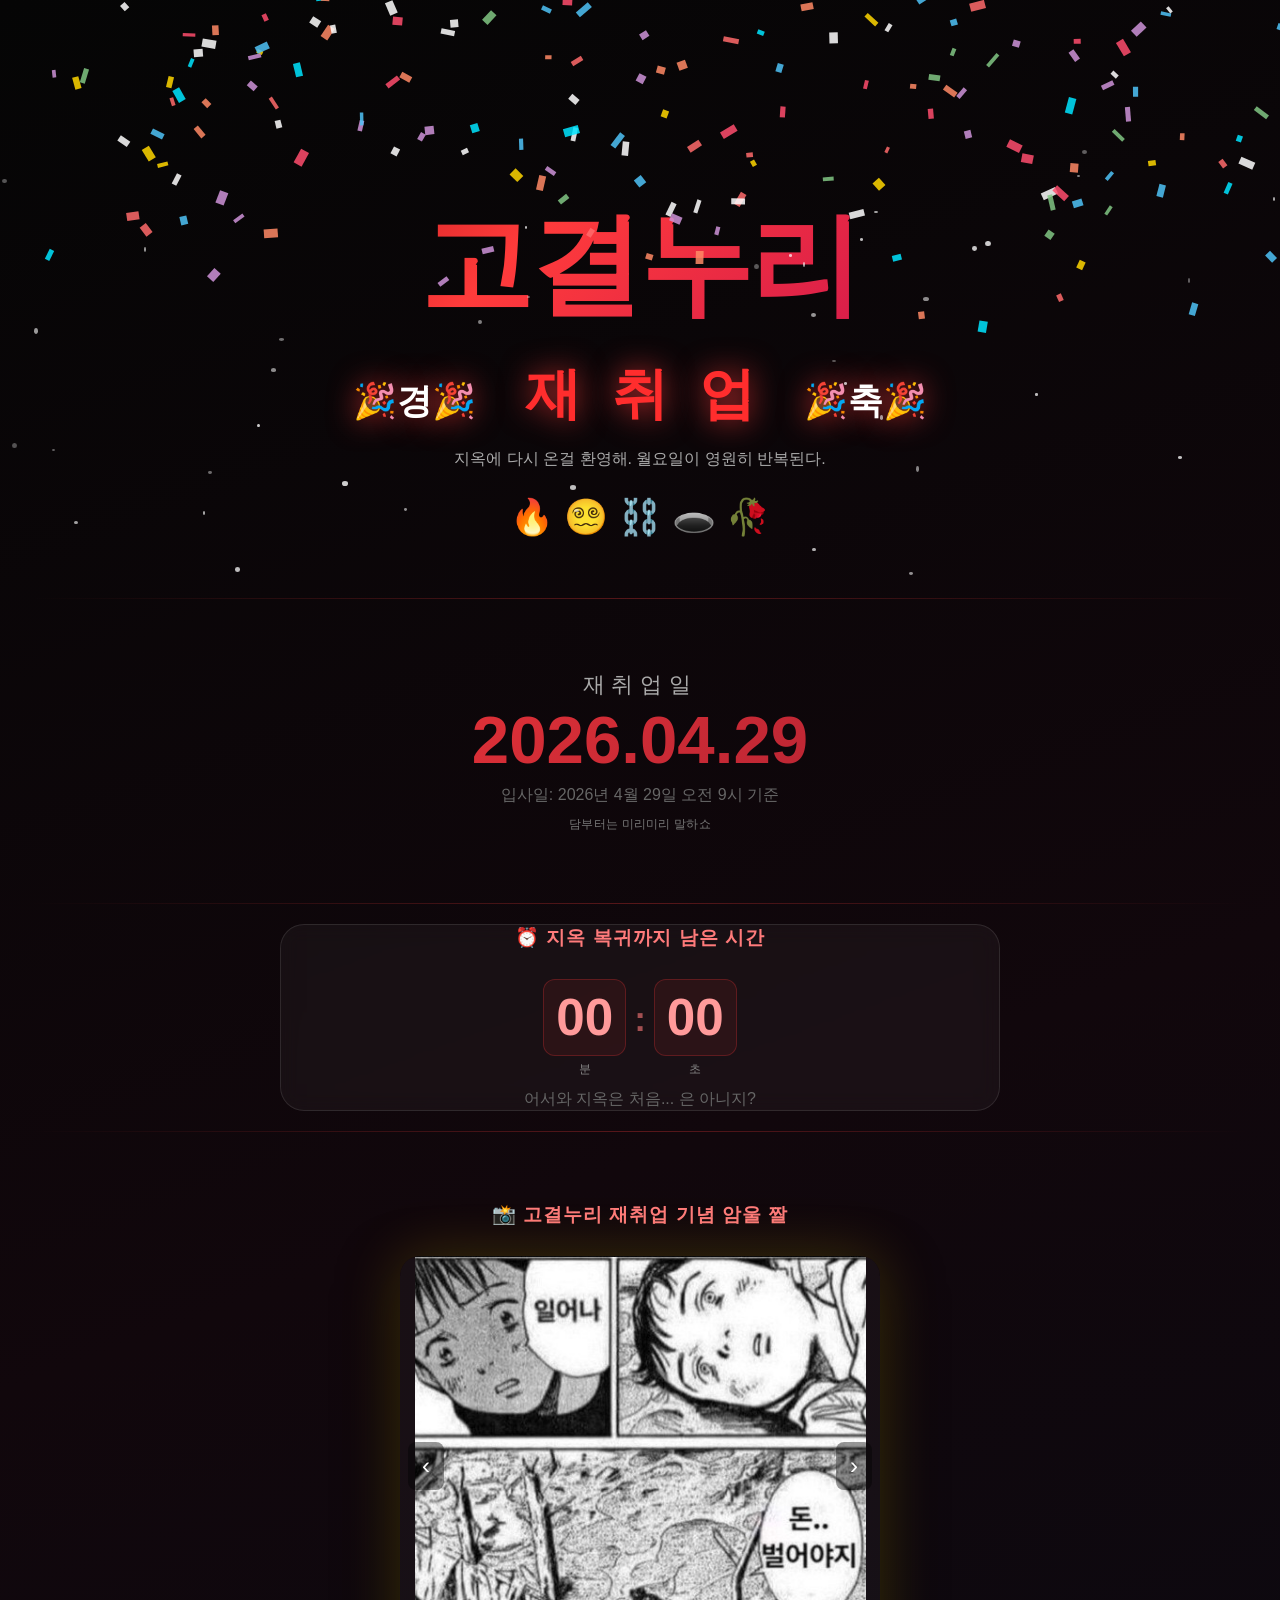
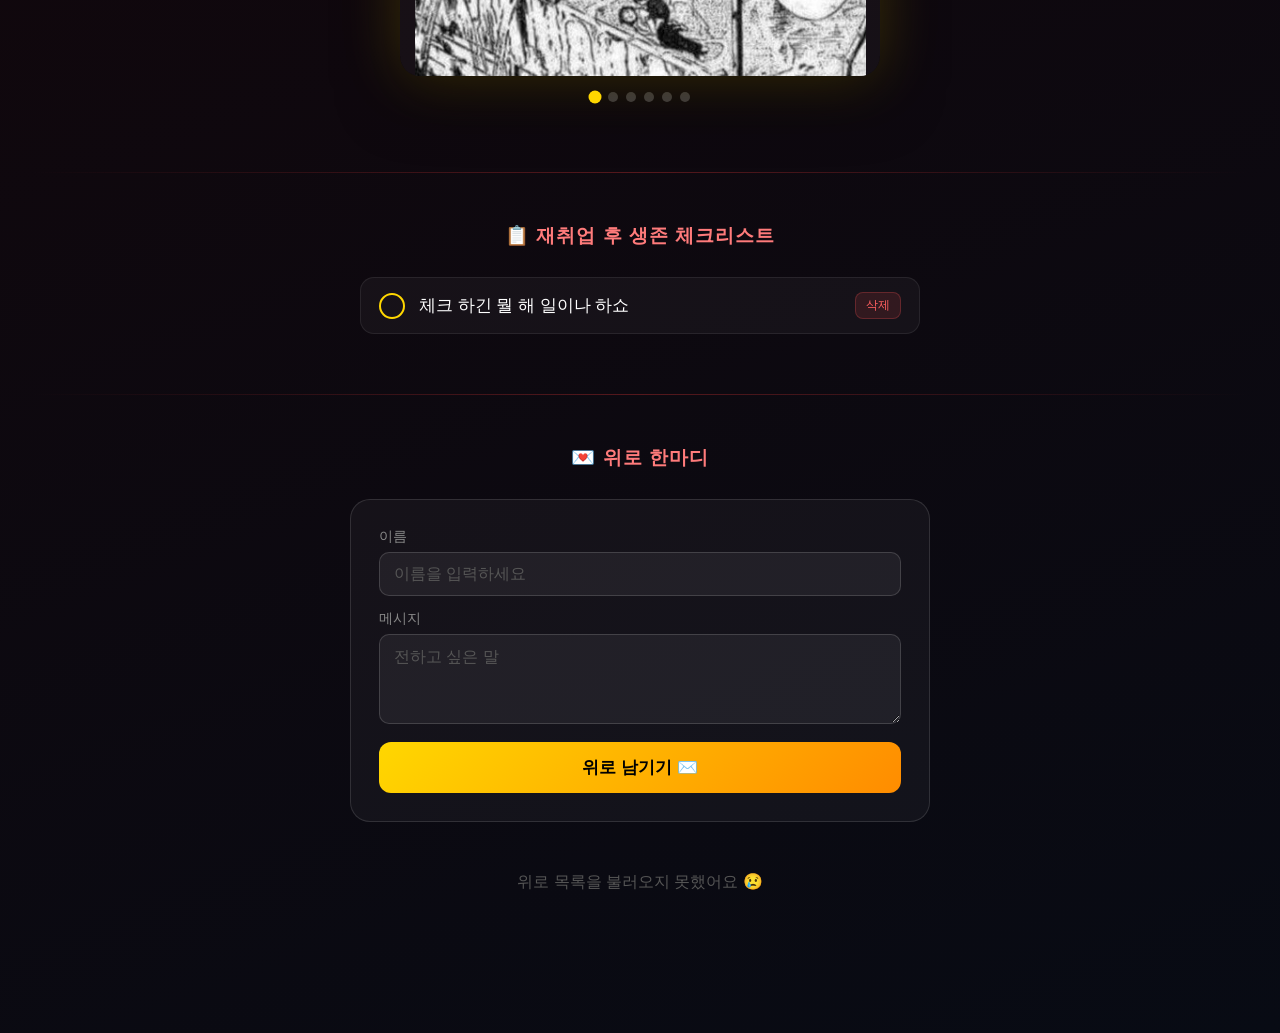
<file: reemployment/index.html>
<!DOCTYPE html>
<html lang="ko">
<head>
    <meta charset="UTF-8">
    <meta name="viewport" content="width=device-width, initial-scale=1.0">
    <title>고결누리 재취업 축하 ☠️</title>
    <style>
        * { margin: 0; padding: 0; box-sizing: border-box; }

        html, body {
            max-width: 100%;
            overflow-x: hidden;
        }

        body {
            font-family: 'Apple SD Gothic Neo', 'Noto Sans KR', 'Malgun Gothic', sans-serif;
            background: linear-gradient(160deg, #050505 0%, #11070c 45%, #080b14 100%);
            min-height: 100vh;
            color: white;
            overflow-x: hidden;
        }

        /* ── CONFETTI ── */
        #confetti-canvas {
            position: fixed;
            top: 0; left: 0;
            width: 100%; height: 100%;
            pointer-events: none;
            z-index: 999;
        }

        /* ── BUBBLE ZONE ── */
        #bubble-zone {
            position: fixed;
            top: 0; left: 0;
            width: 100%;
            height: 110px;
            overflow: hidden;
            z-index: 200;
            pointer-events: none;
        }

        .bubble {
            position: absolute;
            background: rgba(255, 255, 255, 0.12);
            backdrop-filter: blur(12px);
            -webkit-backdrop-filter: blur(12px);
            border: 1px solid rgba(255, 255, 255, 0.25);
            border-radius: 50px;
            padding: 8px 20px;
            white-space: nowrap;
            font-size: 13px;
            color: white;
            animation: floatBubble linear;
            box-shadow: 0 4px 20px rgba(0,0,0,0.3);
        }

        .bubble strong { color: #ff6b6b; }

        @keyframes floatBubble {
            from { transform: translateX(110vw); }
            to   { transform: translateX(-120%); }
        }

        /* ── MAIN ── */
        .main {
            padding-top: 120px;
            padding-bottom: 80px;
        }

        /* ── HEADER ── */
        .header {
            text-align: center;
            padding: 70px 20px 50px;
            position: relative;
        }

        .stars-bg {
            position: absolute;
            inset: 0;
            pointer-events: none;
            overflow: hidden;
        }

        .star {
            position: absolute;
            width: 4px; height: 4px;
            background: white;
            border-radius: 50%;
            animation: twinkle 2s ease-in-out infinite;
        }

        @keyframes twinkle {
            0%, 100% { opacity: 0.2; transform: scale(1); }
            50%       { opacity: 1;   transform: scale(1.5); }
        }

        .main-name {
            font-size: clamp(3.5rem, 10vw, 7rem);
            font-weight: 900;
            background: linear-gradient(135deg, #8b0000 0%, #ff3b3b 40%, #b30059 100%);
            -webkit-background-clip: text;
            -webkit-text-fill-color: transparent;
            background-clip: text;
            letter-spacing: -0.02em;
            margin-bottom: 16px;
            animation: namePulse 2.5s ease-in-out infinite;
        }

        @keyframes namePulse {
            0%, 100% { filter: brightness(1) drop-shadow(0 0 20px rgba(255,215,0,0.4)); }
            50%       { filter: brightness(1.2) drop-shadow(0 0 40px rgba(255,140,0,0.7)); }
        }

        .congrats-msg {
            font-size: clamp(1.4rem, 4vw, 2.2rem);
            font-weight: 700;
            color: #fff;
            text-shadow: 0 0 30px rgba(255,59,59,0.8);
            margin-bottom: 12px;
        }

        .sub-msg {
            color: #aaa;
            font-size: 1rem;
            margin-bottom: 24px;
            line-height: 1.7;
        }

        .emoji-row {
            font-size: 2.2rem;
            display: inline-block;
            animation: swing 1.5s ease-in-out infinite;
        }

        @keyframes swing {
            0%, 100% { transform: rotate(-8deg); }
            50%       { transform: rotate(8deg); }
        }

        /* ── DIVIDER ── */
        .divider {
            height: 1px;
            background: linear-gradient(90deg, transparent, rgba(255,59,59,0.3), transparent);
            margin: 10px 30px;
        }

        /* ── DATE NOTICE ── */
        .dday-section {
            text-align: center;
            padding: 60px 20px;
        }

        .dday-label {
            font-size: clamp(1rem, 3vw, 1.4rem);
            color: #aaa;
            letter-spacing: 0.3em;
            text-transform: uppercase;
            margin-bottom: 6px;
        }

        .dday-number {
            font-size: clamp(2.2rem, 10vw, 4.2rem);
            font-weight: 900;
            line-height: 1;
            background: linear-gradient(135deg, #ff3b3b, #9b1b30);
            -webkit-background-clip: text;
            -webkit-text-fill-color: transparent;
            background-clip: text;
            display: block;
            animation: ddayGlow 2s ease-in-out infinite;
        }

        @keyframes ddayGlow {
            0%, 100% { filter: drop-shadow(0 0 20px rgba(255,215,0,0.4)); }
            50%       { filter: drop-shadow(0 0 60px rgba(255,77,109,0.7)); }
        }

        .dday-sub {
            font-size: 1rem;
            color: #666;
            margin-top: 12px;
        }

        .tiny-note {
            margin-top: 10px;
            font-size: 0.75rem;
            color: #777;
            letter-spacing: 0.02em;
        }


        .dday-number {
            max-width: 100%;
            white-space: nowrap;
        }

        img {
            max-width: 100%;
        }

        /* ── CLOCK ── */
        .clock-section {
            max-width: 720px;
            margin: 0 auto 20px;
            padding: 40px 30px;
            background: rgba(255,255,255,0.04);
            border: 1px solid rgba(255,255,255,0.1);
            border-radius: 24px;
            text-align: center;
            backdrop-filter: blur(10px);
        }

        .section-title {
            font-size: 1.2rem;
            font-weight: 700;
            color: #ff7b7b;
            margin-bottom: 28px;
            letter-spacing: 0.05em;
        }

        .clock-display {
            width: 100%;
            display: flex;
            justify-content: center;
            align-items: center;
            gap: 8px;
            flex-wrap: nowrap;
            overflow: hidden;
        }

        .clock-unit { text-align: center; }

        .clock-value {
            display: block;
            font-size: clamp(1.8rem, 5vw, 3.2rem);
            font-weight: 900;
            color: #ff9a9a;
            font-variant-numeric: tabular-nums;
            background: rgba(255,59,59,0.08);
            border: 1px solid rgba(255,59,59,0.25);
            border-radius: 12px;
            padding: 8px 12px;
            min-width: 70px;
        }

        .clock-label {
            font-size: 0.72rem;
            color: #888;
            margin-top: 6px;
        }

        .clock-sep {
            font-size: 2.2rem;
            font-weight: 900;
            color: #ff7b7b;
            opacity: 0.6;
            animation: blink 1s step-end infinite;
            align-self: center;
            padding-bottom: 18px;
        }

        @keyframes blink { 0%, 100% { opacity: 0.6; } 50% { opacity: 0.1; } }

        /* ── SLIDESHOW ── */
        .slideshow-section {
            padding: 60px 20px;
            text-align: center;
        }

        .slideshow-wrap {
            position: relative;
            max-width: 480px;
            margin: 0 auto;
            border-radius: 20px;
            overflow: hidden;
            box-shadow: 0 0 60px rgba(255,215,0,0.2), 0 20px 60px rgba(0,0,0,0.5);
            background: rgba(255,255,255,0.03);
        }

        .slide-img {
            width: 100%;
            max-height: 420px;
            object-fit: contain;
            display: none;
            transition: opacity 0.5s;
        }

        .slide-img.active { display: block; }

        .slide-btn {
            position: absolute;
            top: 50%;
            transform: translateY(-50%);
            background: rgba(0,0,0,0.4);
            border: none;
            color: white;
            font-size: 1.5rem;
            padding: 10px 14px;
            cursor: pointer;
            border-radius: 8px;
            transition: background 0.2s;
        }

        .slide-btn:hover { background: rgba(255,215,0,0.3); }
        .slide-btn.prev { left: 8px; }
        .slide-btn.next { right: 8px; }

        .slide-dots {
            display: flex;
            justify-content: center;
            gap: 8px;
            margin-top: 16px;
        }

        .dot {
            width: 10px; height: 10px;
            border-radius: 50%;
            background: rgba(255,255,255,0.25);
            cursor: pointer;
            transition: all 0.3s;
        }

        .dot.active {
            background: #ffd700;
            transform: scale(1.3);
        }

        /* ── TODO ── */
        .todo-section {
            max-width: 600px;
            margin: 0 auto;
            padding: 40px 20px;
        }

        .todo-list { list-style: none; }

        .todo-item {
            display: flex;
            align-items: center;
            gap: 14px;
            padding: 14px 18px;
            margin-bottom: 10px;
            background: rgba(255,255,255,0.04);
            border: 1px solid rgba(255,255,255,0.08);
            border-radius: 14px;
            font-size: 1.05rem;
            cursor: pointer;
            transition: all 0.25s;
            user-select: none;
        }

        .todo-item:hover {
            background: rgba(255,215,0,0.08);
            border-color: rgba(255,215,0,0.25);
            transform: translateX(4px);
        }

        .todo-item.done {
            color: #555;
            text-decoration: line-through;
        }

        .todo-check {
            width: 26px; height: 26px;
            border: 2px solid #ffd700;
            border-radius: 50%;
            display: flex; align-items: center; justify-content: center;
            flex-shrink: 0;
            font-size: 14px;
            transition: all 0.25s;
        }

        .todo-item.done .todo-check {
            background: #ffd700;
            color: #000;
            font-weight: 900;
        }

        .todo-text { flex: 1; }

        .todo-del {
            flex-shrink: 0;
            background: rgba(255,80,80,0.12);
            border: 1px solid rgba(255,80,80,0.25);
            border-radius: 8px;
            color: #ff6060;
            font-size: 0.75rem;
            padding: 4px 10px;
            cursor: pointer;
            font-family: inherit;
            transition: all 0.2s;
            white-space: nowrap;
        }

        .todo-del:hover {
            background: rgba(255,80,80,0.25);
            border-color: rgba(255,80,80,0.5);
        }

        .todo-del.nope {
            background: rgba(255,215,0,0.15);
            border-color: #ffd700;
            color: #ffd700;
            font-weight: 700;
        }

        /* ── GUESTBOOK ── */
        .guestbook-section {
            max-width: 620px;
            margin: 0 auto;
            padding: 40px 20px;
        }

        .gb-form {
            background: rgba(255,255,255,0.04);
            border: 1px solid rgba(255,255,255,0.12);
            border-radius: 20px;
            padding: 28px;
            margin-bottom: 30px;
        }

        .form-group { margin-bottom: 14px; }

        .form-group label {
            display: block;
            font-size: 0.85rem;
            color: #888;
            margin-bottom: 6px;
        }

        .form-group input,
        .form-group textarea {
            width: 100%;
            background: rgba(255,255,255,0.06);
            border: 1px solid rgba(255,255,255,0.15);
            border-radius: 10px;
            padding: 12px 14px;
            color: white;
            font-size: 1rem;
            font-family: inherit;
            transition: border-color 0.25s;
            resize: vertical;
        }

        .form-group input:focus,
        .form-group textarea:focus {
            outline: none;
            border-color: #ffd700;
            background: rgba(255,215,0,0.04);
        }

        .form-group textarea { height: 90px; }

        ::placeholder { color: #555; }

        .submit-btn {
            width: 100%;
            padding: 14px;
            background: linear-gradient(135deg, #ffd700, #ff8c00);
            border: none;
            border-radius: 12px;
            color: #000;
            font-size: 1.05rem;
            font-weight: 800;
            cursor: pointer;
            font-family: inherit;
            transition: transform 0.2s, box-shadow 0.2s;
        }

        .submit-btn:hover {
            transform: translateY(-2px);
            box-shadow: 0 8px 30px rgba(255,215,0,0.35);
        }

        .gb-entries { display: flex; flex-direction: column; gap: 12px; }

        .gb-entry {
            background: rgba(255,255,255,0.04);
            border: 1px solid rgba(255,255,255,0.08);
            border-left: 3px solid #ffd700;
            border-radius: 14px;
            padding: 18px 20px;
        }

        .entry-name {
            font-weight: 700;
            color: #ffd700;
            margin-bottom: 6px;
            font-size: 0.95rem;
        }

        .entry-msg {
            color: #ccc;
            line-height: 1.65;
            word-break: break-all;
        }

        .entry-date {
            font-size: 0.72rem;
            color: #444;
            margin-top: 8px;
        }

        /* ── VISITOR ── */
        .visitor {
            text-align: center;
            padding: 30px 20px 60px;
            color: #444;
            font-size: 0.85rem;
        }

        /* ── SECTION PADDING ── */
        .pad { padding: 0 20px; }

        @media (max-width: 500px) {
            .clock-display { gap: 4px; }
            .clock-value   { min-width: 52px; padding: 6px 6px; font-size: 1.5rem; }
            .clock-sep     { font-size: 1.3rem; padding-bottom: 14px; }
            .clock-label   { font-size: 0.68rem; }
        }

        @media (max-width: 360px) {
            .clock-value   { min-width: 44px; padding: 5px 4px; font-size: 1.25rem; }
            .clock-sep     { font-size: 1.1rem; padding-bottom: 12px; }
        }
    </style>
</head>
<body>

<canvas id="confetti-canvas"></canvas>
<div id="bubble-zone"></div>

<div class="main">

    <!-- HEADER -->
    <section class="header">
        <div class="stars-bg" id="stars-bg"></div>
        <div class="main-name">고결누리</div>
        <div class="congrats-msg">🎉경🎉&nbsp;&nbsp;&nbsp;&nbsp;&nbsp;<span style="font-size:1.6em;color:#ff2d2d;font-weight:900;">재&nbsp;&nbsp;취&nbsp;&nbsp;업</span>&nbsp;&nbsp;&nbsp;&nbsp;&nbsp;🎉축🎉</div>
        <p class="sub-msg">지옥에 다시 온걸 환영해. 월요일이 영원히 반복된다.</p>
        <span class="emoji-row">🔥 😵‍💫 ⛓️ 🕳️ 🥀</span>
    </section>

    <div class="divider"></div>

    <!-- DATE NOTICE -->
    <section class="dday-section">
        <div class="dday-label">재취업일</div>
        <span class="dday-number">2026.04.29</span>
        <div class="dday-sub">입사일: 2026년 4월 29일 오전 9시 기준</div>
        <div class="tiny-note">담부터는 미리미리 말하쇼</div>
    </section>

    <div class="divider"></div>

    <!-- CLOCK -->
    <section class="clock-section pad" style="margin: 20px auto;">
        <div class="section-title">⏰ 지옥 복귀까지 남은 시간</div>
        <div class="clock-display" id="clock-display">
            <div class="clock-unit">
                <span class="clock-value" id="remain-min">00</span>
                <div class="clock-label">분</div>
            </div>
            <div class="clock-sep">:</div>
            <div class="clock-unit">
                <span class="clock-value" id="remain-sec">00</span>
                <div class="clock-label">초</div>
            </div>
        </div>
        <div class="dday-sub" id="clock-msg">얼마 안남았네.</div>
    </section>

    <div class="divider"></div>

    <!-- SLIDESHOW -->
    <section class="slideshow-section">
        <div class="section-title">📸 고결누리 재취업 기념 암울 짤</div>
        <div class="slideshow-wrap">
            <img src="../uploads/20260429_001520_IMG_7473.jpeg"       class="slide-img active" alt="짤1">
            <img src="../uploads/20260429_001528_images-2.jpeg"       class="slide-img"        alt="짤2">
            <img src="../uploads/20260429_001534_130322719.1.jpg"     class="slide-img"        alt="짤3">
            <img src="../uploads/20260429_001544_1a1d42061388d.jpg"   class="slide-img"        alt="짤4">
            <img src="../uploads/20260429_001552_IMG_7481.jpeg"       class="slide-img"        alt="짤5">
            <img src="../uploads/20260429_001559_GMQez0vaUAACEZw.jpg" class="slide-img"        alt="짤6">
            <button class="slide-btn prev" onclick="moveSlide(-1)">&#8249;</button>
            <button class="slide-btn next" onclick="moveSlide(1)">&#8250;</button>
        </div>
        <div class="slide-dots" id="slide-dots">
            <div class="dot active" onclick="goSlide(0)"></div>
            <div class="dot" onclick="goSlide(1)"></div>
            <div class="dot" onclick="goSlide(2)"></div>
            <div class="dot" onclick="goSlide(3)"></div>
            <div class="dot" onclick="goSlide(4)"></div>
            <div class="dot" onclick="goSlide(5)"></div>
        </div>
    </section>

    <div class="divider"></div>

    <!-- TODO -->
    <section class="todo-section">
        <div class="section-title" style="text-align:center;">📋 재취업 후 생존 체크리스트</div>
        <ul class="todo-list" id="todo-list"></ul>
    </section>

    <div class="divider"></div>

    <!-- GUESTBOOK -->
    <section class="guestbook-section">
        <div class="section-title" style="text-align:center;">💌 위로 한마디</div>
        <div class="gb-form">
            <div class="form-group">
                <label>이름</label>
                <input type="text" id="gb-name" placeholder="이름을 입력하세요" maxlength="20">
            </div>
            <div class="form-group">
                <label>메시지</label>
                <textarea id="gb-msg" placeholder="전하고 싶은 말"></textarea>
            </div>
            <button class="submit-btn" onclick="submitGB()">위로 남기기 ✉️</button>
        </div>
        <div class="gb-entries" id="gb-entries"></div>
    </section>

</div><!-- /main -->

<script>
/* =========== STARS =========== */
(function() {
    const bg = document.getElementById('stars-bg');
    for (let i = 0; i < 40; i++) {
        const s = document.createElement('div');
        s.className = 'star';
        s.style.cssText = `
            left: ${Math.random()*100}%;
            top: ${Math.random()*100}%;
            animation-delay: ${Math.random()*3}s;
            animation-duration: ${1.5 + Math.random()*2}s;
            width: ${2 + Math.random()*4}px;
            height: ${2 + Math.random()*4}px;
            opacity: ${0.3 + Math.random()*0.5};
        `;
        bg.appendChild(s);
    }
})();

/* =========== CONFETTI =========== */
(function() {
    const canvas = document.getElementById('confetti-canvas');
    const ctx = canvas.getContext('2d');
    const resize = () => { canvas.width = innerWidth; canvas.height = innerHeight; };
    resize();
    window.addEventListener('resize', resize);

    const COLORS = ['#ffd700','#ff6b6b','#4fc3f7','#81c784','#ce93d8','#ff8a65','#ffffff','#ff4d6d','#00e5ff'];

    // 모든 조각이 화면 위에서 한꺼번에 쏟아지도록 시작 y를 음수로 설정
    const pieces = Array.from({length: 200}, () => ({
        x:     Math.random() * innerWidth,
        y:     -20 - Math.random() * 300,   // 화면 위 0~300px 사이에서 시작 (즉시 쏟아지는 효과)
        w:     6 + Math.random() * 10,
        h:     3 + Math.random() * 6,
        color: COLORS[Math.floor(Math.random() * COLORS.length)],
        vy:    5 + Math.random() * 5,        // 빠르게 (5~10px/frame → 약 2~3초에 화면 통과)
        vx:    (Math.random() - 0.5) * 4,
        rot:   Math.random() * 360,
        rs:    (Math.random() - 0.5) * 8,
        alive: true,
    }));

    function loop() {
        ctx.clearRect(0, 0, canvas.width, canvas.height);
        let anyAlive = false;
        pieces.forEach(p => {
            if (!p.alive) return;
            p.y += p.vy; p.x += p.vx; p.rot += p.rs;
            if (p.y > canvas.height + 20) { p.alive = false; return; }
            anyAlive = true;
            ctx.save();
            ctx.translate(p.x, p.y);
            ctx.rotate(p.rot * Math.PI / 180);
            ctx.fillStyle = p.color;
            ctx.globalAlpha = 0.85;
            ctx.fillRect(-p.w/2, -p.h/2, p.w, p.h);
            ctx.restore();
        });
        if (anyAlive) requestAnimationFrame(loop);
        else canvas.style.display = 'none';
    }
    loop();
})();

/* =========== SLIDESHOW =========== */
const slides = document.querySelectorAll('.slide-img');
const dots   = document.querySelectorAll('.dot');
let cur = 0;

function goSlide(n) {
    slides[cur].classList.remove('active');
    dots[cur].classList.remove('active');
    cur = (n + slides.length) % slides.length;
    slides[cur].classList.add('active');
    dots[cur].classList.add('active');
}

function moveSlide(dir) { goSlide(cur + dir); }

setInterval(() => goSlide(cur + 1), 3500);


/* =========== COUNTDOWN (MIN:SEC) =========== */
(function initCountdown(){
    const target = new Date('2026-04-29T09:00:00+09:00').getTime();
    const minEl = document.getElementById('remain-min');
    const secEl = document.getElementById('remain-sec');
    const msgEl = document.getElementById('clock-msg');

    let timer;

    function tick(){
        const now = Date.now();
        let diff = Math.max(0, target - now);
        const totalSec = Math.floor(diff / 1000);
        const min = Math.floor(totalSec / 60);
        const sec = totalSec % 60;

        minEl.textContent = String(min).padStart(2, '0');
        secEl.textContent = String(sec).padStart(2, '0');

        if (diff <= 0) {
            minEl.textContent = '00';
            secEl.textContent = '00';
            msgEl.textContent = '어서와 지옥은 처음... 은 아니지?';
            if (timer) clearInterval(timer);
        }
    }

    tick();
    timer = setInterval(tick, 1000);
})();

/* =========== TODO LIST =========== */
const TODOS = [
    '체크 하긴 뭘 해 일이나 하쇼',
];

(function initTodo() {
    const saved = JSON.parse(localStorage.getItem('gn_reemployment_todos') || '[]');
    const ul = document.getElementById('todo-list');
    TODOS.forEach((text, i) => {
        const li = document.createElement('li');
        li.className = 'todo-item' + (saved[i] ? ' done' : '');
        li.innerHTML = `
            <div class="todo-check">${saved[i] ? '✓' : ''}</div>
            <span class="todo-text">${text}</span>
            <button class="todo-del">삭제</button>
        `;
        li.onclick = () => {
            const isDone = li.classList.toggle('done');
            saved[i] = isDone;
            li.querySelector('.todo-check').textContent = isDone ? '✓' : '';
            localStorage.setItem('gn_reemployment_todos', JSON.stringify(saved));
        };
        li.querySelector('.todo-del').addEventListener('click', e => {
            e.stopPropagation();
            const btn = e.currentTarget;
            if (btn.classList.contains('nope')) return;
            btn.textContent = '되겠냐?';
            btn.classList.add('nope');
            setTimeout(() => {
                btn.textContent = '삭제';
                btn.classList.remove('nope');
            }, 1500);
        });
        ul.appendChild(li);
    });
})();

/* =========== GUESTBOOK =========== */
const JB = {
    id:  '69f0c4c136566621a800121b',
    key: '$2a$10$rzik04bmILmxmtcA59LAK.EZDc3bPigikzqrzNFz4fli1v/WhwMAe',
    url() { return `https://api.jsonbin.io/v3/b/${this.id}`; }
};

async function loadGB() {
    const res = await fetch(JB.url() + '/latest', {
        headers: { 'X-Master-Key': JB.key }
    });
    if (!res.ok) throw new Error('load failed');
    const data = await res.json();
    const record = data.record || {};
    return Array.isArray(record.entries) ? record.entries : [];
}

async function saveGB(entries) {
    const res = await fetch(JB.url(), {
        method: 'PUT',
        headers: { 'X-Master-Key': JB.key, 'Content-Type': 'application/json' },
        body: JSON.stringify({ entries })
    });
    if (!res.ok) throw new Error('save failed');
}

function escHtml(s) {
    return s.replace(/&/g,'&amp;').replace(/</g,'&lt;').replace(/>/g,'&gt;').replace(/"/g,'&quot;');
}

async function renderGB() {
    const container = document.getElementById('gb-entries');
    container.innerHTML = '<p style="color:#555;text-align:center;padding:20px;">불러오는 중...</p>';
    try {
        const entries = await loadGB();
        container.innerHTML = entries.length === 0
            ? '<p style="color:#555;text-align:center;padding:20px;">아직 위로가 없어요. 첫 번째로 남겨주세요... 🥀</p>'
            : '';
        [...entries].reverse().forEach(e => {
            const div = document.createElement('div');
            div.className = 'gb-entry';
            div.innerHTML = `
                <div class="entry-name">${escHtml(e.name)}</div>
                <div class="entry-msg">${escHtml(e.msg)}</div>
                <div class="entry-date">${e.date}</div>
            `;
            container.appendChild(div);
        });
        startBubbles(entries);
    } catch {
        container.innerHTML = '<p style="color:#555;text-align:center;padding:20px;">위로 목록을 불러오지 못했어요 😢</p>';
    }
}

async function submitGB() {
    const name = document.getElementById('gb-name').value.trim();
    const msg  = document.getElementById('gb-msg').value.trim();
    if (!name || !msg) { alert('이름과 메시지를 모두 입력해주세요!'); return; }

    const btn = document.querySelector('.submit-btn');
    btn.disabled = true;
    btn.textContent = '저장 중...';

    try {
        const entries = await loadGB();
        const now = new Date();
        entries.push({
            name, msg,
            date: now.toLocaleDateString('ko-KR') + ' ' + now.toLocaleTimeString('ko-KR', {hour:'2-digit', minute:'2-digit'})
        });
        await saveGB(entries);
        document.getElementById('gb-name').value = '';
        document.getElementById('gb-msg').value = '';
        await renderGB();
    } catch {
        alert('저장에 실패했어요. 잠시 후 다시 시도해주세요.');
    }

    btn.disabled = false;
    btn.textContent = '위로 남기기 ✉️';
}

/* =========== FLOATING BUBBLES =========== */
const bubbleZone = document.getElementById('bubble-zone');
let bubbleTimers = [];

function startBubbles(entries) {
    bubbleTimers.forEach(t => clearTimeout(t));
    bubbleTimers = [];
    bubbleZone.innerHTML = '';
    if (!entries.length) return;

    const interval = Math.max(12000, entries.length * 14000);

    entries.forEach((e, i) => {
        function spawnLoop() {
            spawnBubble(e);
            const t = setTimeout(spawnLoop, interval);
            bubbleTimers.push(t);
        }
        const t = setTimeout(spawnLoop, i * 14000);
        bubbleTimers.push(t);
    });
}

function spawnBubble(entry) {
    const el = document.createElement('div');
    el.className = 'bubble';
    const dur  = 12 + Math.random() * 8;
    const top  = 10 + Math.random() * 72;
    el.style.top = top + 'px';
    el.style.animationDuration = dur + 's';
    const preview = entry.msg.length > 36 ? entry.msg.slice(0, 36) + '…' : entry.msg;
    el.innerHTML = `<strong>${escHtml(entry.name)}</strong>: ${escHtml(preview)}`;
    bubbleZone.appendChild(el);
    setTimeout(() => el.remove(), dur * 1000);
}

renderGB();
</script>
</body>
</html>
</file>
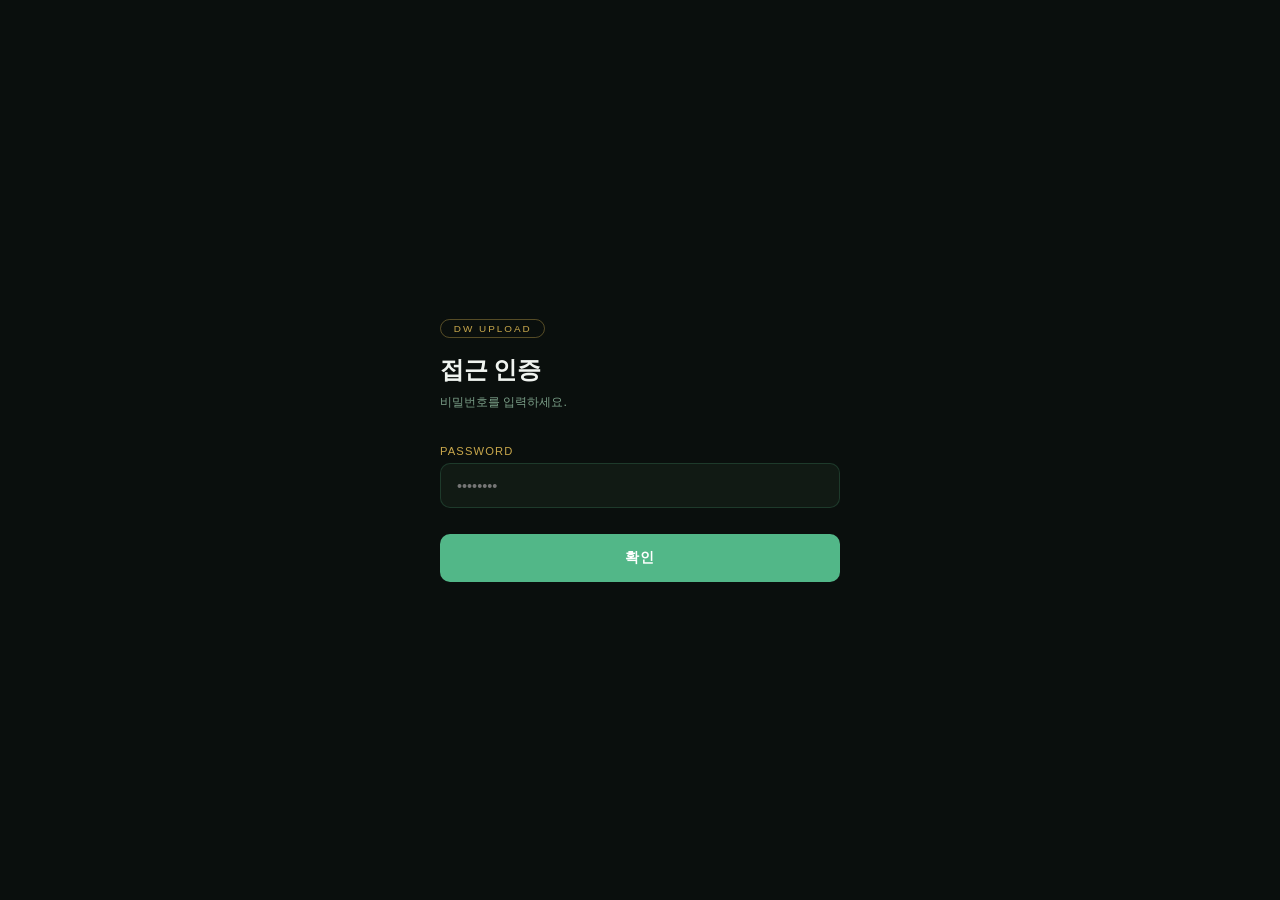
<file: upload/index.html>
<!DOCTYPE html>
<html lang="ko">
<head>
  <meta charset="UTF-8" />
  <meta name="viewport" content="width=device-width, initial-scale=1.0" />
  <title>DW Upload</title>
  <style>
    :root {
      --bg: #0a0f0d;
      --surface: #111a14;
      --border: rgba(82, 183, 136, 0.2);
      --green: #52b788;
      --gold: #c9a84c;
      --text: #f0f4f0;
      --muted: #7a9e87;
      --danger: #e05555;
    }

    * { margin: 0; padding: 0; box-sizing: border-box; }

    body {
      font-family: 'Apple SD Gothic Neo', 'Malgun Gothic', sans-serif;
      background: var(--bg);
      color: var(--text);
      min-height: 100vh;
      display: flex;
      align-items: center;
      justify-content: center;
      padding: 1.5rem;
    }

    .screen {
      width: 100%;
      max-width: 400px;
    }

    /* ── 공통 ── */
    .badge {
      display: inline-block;
      font-size: 0.62rem;
      letter-spacing: 0.2em;
      color: var(--gold);
      border: 1px solid rgba(201,168,76,0.4);
      padding: 0.2rem 0.8rem;
      border-radius: 50px;
      margin-bottom: 1rem;
    }

    h2 {
      font-size: 1.5rem;
      font-weight: 800;
      letter-spacing: -0.02em;
      margin-bottom: 0.4rem;
    }

    .sub {
      font-size: 0.78rem;
      color: var(--muted);
      margin-bottom: 2rem;
      line-height: 1.6;
    }

    .field { margin-bottom: 1.1rem; }

    label {
      display: block;
      font-size: 0.7rem;
      letter-spacing: 0.1em;
      color: var(--gold);
      margin-bottom: 0.4rem;
    }

    input[type="password"],
    input[type="text"] {
      width: 100%;
      background: var(--surface);
      border: 1px solid var(--border);
      border-radius: 10px;
      padding: 0.85rem 1rem;
      color: var(--text);
      font-size: 0.9rem;
      font-family: inherit;
      outline: none;
      transition: border-color 0.2s;
    }

    input:focus { border-color: var(--green); }

    .file-drop {
      width: 100%;
      background: var(--surface);
      border: 1px dashed var(--border);
      border-radius: 10px;
      padding: 2rem 1rem;
      text-align: center;
      cursor: pointer;
      transition: border-color 0.2s, background 0.2s;
      position: relative;
    }

    .file-drop:hover, .file-drop.over {
      border-color: var(--green);
      background: rgba(82,183,136,0.05);
    }

    .file-drop input[type="file"] {
      position: absolute;
      inset: 0;
      opacity: 0;
      cursor: pointer;
      width: 100%;
      height: 100%;
    }

    .file-drop-icon { font-size: 2rem; margin-bottom: 0.5rem; }
    .file-drop-text { font-size: 0.8rem; color: var(--muted); }
    .file-name { font-size: 0.82rem; color: var(--green); margin-top: 0.4rem; word-break: break-all; }

    .btn {
      width: 100%;
      padding: 0.9rem;
      border: none;
      border-radius: 10px;
      font-size: 0.88rem;
      font-weight: 700;
      letter-spacing: 0.05em;
      cursor: pointer;
      transition: all 0.2s;
      font-family: inherit;
    }

    .btn-primary { background: var(--green); color: #fff; margin-top: 0.5rem; }
    .btn-primary:hover { background: #40a070; }
    .btn-primary:disabled { background: #2a4a38; color: var(--muted); cursor: not-allowed; }

    .msg {
      margin-top: 1rem;
      padding: 0.8rem 1rem;
      border-radius: 10px;
      font-size: 0.8rem;
      line-height: 1.6;
      display: none;
    }

    .msg.success { background: rgba(82,183,136,0.12); border: 1px solid rgba(82,183,136,0.3); color: var(--green); }
    .msg.error   { background: rgba(224,85,85,0.1);   border: 1px solid rgba(224,85,85,0.3);   color: var(--danger); }
    .msg.show    { display: block; }

    /* 업로드 후 경로 표시 */
    .result-path {
      margin-top: 0.5rem;
      font-size: 0.72rem;
      color: var(--muted);
      word-break: break-all;
      background: rgba(0,0,0,0.3);
      padding: 0.5rem 0.7rem;
      border-radius: 6px;
      font-family: monospace;
      display: none;
    }

    .progress-bar-wrap {
      width: 100%;
      height: 3px;
      background: rgba(82,183,136,0.15);
      border-radius: 2px;
      margin-top: 0.8rem;
      overflow: hidden;
      display: none;
    }

    .progress-bar {
      height: 100%;
      width: 0%;
      background: var(--green);
      border-radius: 2px;
      transition: width 0.3s;
    }
  </style>
</head>
<body>

<!-- ── 비밀번호 화면 ── -->
<div class="screen" id="screenAuth">
  <div class="badge">DW UPLOAD</div>
  <h2>접근 인증</h2>
  <p class="sub">비밀번호를 입력하세요.</p>
  <div class="field">
    <label>PASSWORD</label>
    <input type="password" id="pwInput" placeholder="••••••••" />
  </div>
  <button class="btn btn-primary" onclick="checkPw()">확인</button>
  <div class="msg error" id="authMsg">비밀번호가 틀렸습니다.</div>
</div>

<!-- ── 업로드 화면 ── -->
<div class="screen" id="screenUpload" style="display:none">
  <div class="badge">DW UPLOAD</div>
  <h2>파일 업로드</h2>
  <p class="sub">파일을 선택하고 저장할 이름을 지정하세요.<br>업로드 후 git pull 하면 PC 작업폴더에 반영됩니다.</p>

  <div class="field">
    <label>파일 선택</label>
    <div class="file-drop" id="fileDrop">
      <input type="file" id="fileInput" onchange="onFileChange()" />
      <div class="file-drop-icon">📁</div>
      <div class="file-drop-text">탭하여 파일 선택</div>
      <div class="file-name" id="fileNameDisplay"></div>
    </div>
  </div>

  <div class="field">
    <label>저장 파일명 (확장자 포함)</label>
    <input type="text" id="saveNameInput" placeholder="예: park_main.jpg" />
  </div>

  <button class="btn btn-primary" id="uploadBtn" onclick="uploadFile()" disabled>업로드</button>

  <div class="progress-bar-wrap" id="progressWrap">
    <div class="progress-bar" id="progressBar"></div>
  </div>

  <div class="msg" id="uploadMsg"></div>
  <div class="result-path" id="resultPath"></div>
</div>

<script>
  // ── 설정 ──────────────────────────────────────────
  const CONFIG = {
    p1:       'github_pat_11AW2D6PY0uhJ0CEtc3att_WuQO7OpM',
    p2:       'SRGeh0Nz1PSG3mHDAsHfkj6SDCxeqbk3Z3EMAMH9BdJNhQh',
    owner:    'ehdnjs107',
    repo:     'dw_toy_pjt',
    branch:   'main',
    uploadDir: 'uploads',
  };
  // ──────────────────────────────────────────────────

  let resolvedPat = null;

  function checkPw() {
    const val = document.getElementById('pwInput').value.trim();
    if (val.length === 4) {
      resolvedPat = CONFIG.p1 + val + CONFIG.p2;
      document.getElementById('screenAuth').style.display = 'none';
      document.getElementById('screenUpload').style.display = 'block';
    } else {
      const msg = document.getElementById('authMsg');
      msg.classList.add('show');
      setTimeout(() => msg.classList.remove('show'), 2000);
    }
  }

  document.getElementById('pwInput').addEventListener('keydown', e => {
    if (e.key === 'Enter') checkPw();
  });

  let selectedFile = null;

  function onFileChange() {
    const input = document.getElementById('fileInput');
    selectedFile = input.files[0];
    if (!selectedFile) return;

    document.getElementById('fileNameDisplay').textContent = selectedFile.name;

    // 기본 저장명: 타임스탬프_원본파일명
    const ts = getTimestamp();
    const saveName = document.getElementById('saveNameInput');
    if (!saveName.value) {
      saveName.value = ts + '_' + selectedFile.name.replace(/\s+/g, '_');
    }

    document.getElementById('uploadBtn').disabled = false;
  }

  function getTimestamp() {
    const now = new Date();
    const pad = n => String(n).padStart(2, '0');
    return `${now.getFullYear()}${pad(now.getMonth()+1)}${pad(now.getDate())}_${pad(now.getHours())}${pad(now.getMinutes())}${pad(now.getSeconds())}`;
  }

  async function uploadFile() {
    if (!selectedFile) return;

    const saveName = document.getElementById('saveNameInput').value.trim();
    if (!saveName) { showMsg('파일명을 입력해주세요.', 'error'); return; }

    const btn = document.getElementById('uploadBtn');
    btn.disabled = true;
    btn.textContent = '업로드 중...';

    setProgress(true, 30);

    try {
      const base64 = await fileToBase64(selectedFile);
      setProgress(true, 60);

      const filePath = `${CONFIG.uploadDir}/${saveName}`;
      const url = `https://api.github.com/repos/${CONFIG.owner}/${CONFIG.repo}/contents/${filePath}`;

      const now = new Date().toISOString();
      const body = {
        message: `upload: ${saveName} [${now}]`,
        content: base64,
        branch: CONFIG.branch,
      };

      // 같은 이름 파일이 있으면 sha 필요
      const existing = await fetch(url, {
        headers: { 'Authorization': `token ${resolvedPat}` }
      });
      if (existing.ok) {
        const data = await existing.json();
        body.sha = data.sha;
      }

      setProgress(true, 85);

      const res = await fetch(url, {
        method: 'PUT',
        headers: {
          'Authorization': `token ${resolvedPat}`,
          'Content-Type': 'application/json',
        },
        body: JSON.stringify(body),
      });

      setProgress(true, 100);

      if (res.ok) {
        showMsg(`✅ 업로드 완료\n파일명: ${saveName}\n시각: ${now.replace('T',' ').slice(0,19)} (UTC)`, 'success');
        document.getElementById('resultPath').style.display = 'block';
        document.getElementById('resultPath').textContent = `uploads/${saveName}`;
        resetForm();
      } else {
        const err = await res.json();
        showMsg('업로드 실패: ' + (err.message || res.status), 'error');
      }
    } catch (e) {
      showMsg('오류: ' + e.message, 'error');
    }

    btn.disabled = false;
    btn.textContent = '업로드';
    setProgress(false, 0);
  }

  function fileToBase64(file) {
    return new Promise((resolve, reject) => {
      const reader = new FileReader();
      reader.onload = () => resolve(reader.result.split(',')[1]);
      reader.onerror = reject;
      reader.readAsDataURL(file);
    });
  }

  function showMsg(text, type) {
    const el = document.getElementById('uploadMsg');
    el.textContent = text;
    el.className = `msg ${type} show`;
  }

  function setProgress(show, pct) {
    const wrap = document.getElementById('progressWrap');
    const bar  = document.getElementById('progressBar');
    wrap.style.display = show ? 'block' : 'none';
    bar.style.width = pct + '%';
  }

  function resetForm() {
    selectedFile = null;
    document.getElementById('fileInput').value = '';
    document.getElementById('fileNameDisplay').textContent = '';
    document.getElementById('saveNameInput').value = '';
    document.getElementById('uploadBtn').disabled = true;
  }

  // 드래그앤드롭
  const drop = document.getElementById('fileDrop');
  drop.addEventListener('dragover', e => { e.preventDefault(); drop.classList.add('over'); });
  drop.addEventListener('dragleave', () => drop.classList.remove('over'));
  drop.addEventListener('drop', e => {
    e.preventDefault();
    drop.classList.remove('over');
    const file = e.dataTransfer.files[0];
    if (file) {
      document.getElementById('fileInput').files = e.dataTransfer.files;
      onFileChange();
    }
  });
</script>

</body>
</html>
</file>
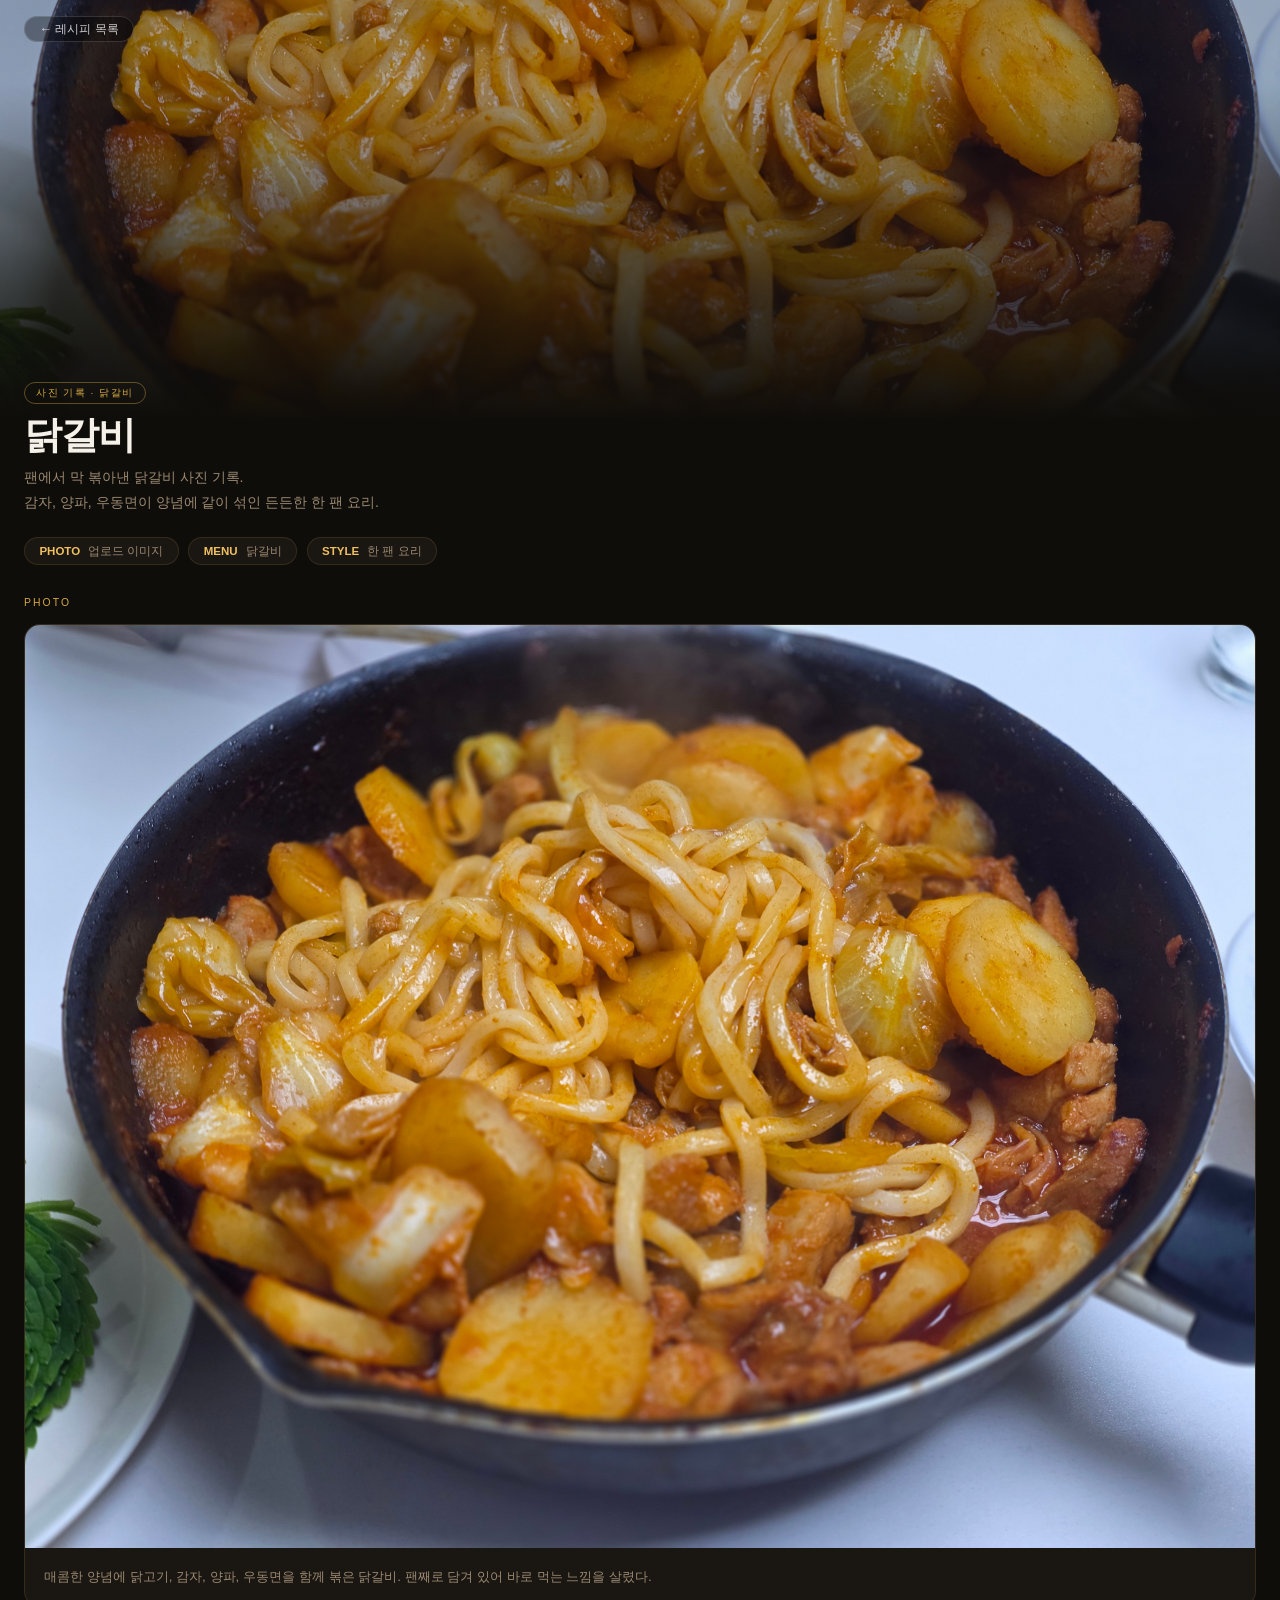
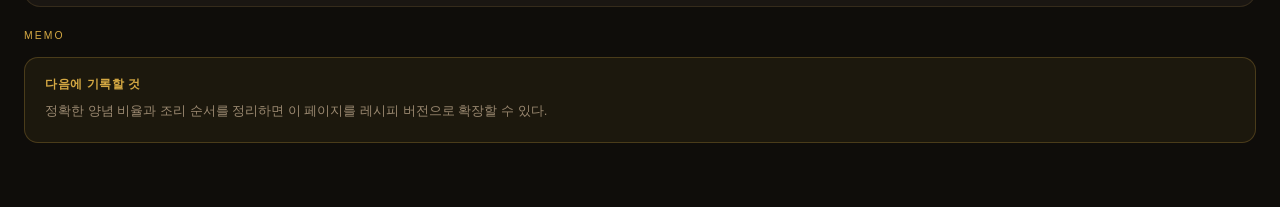
<file: recipe/dakgalbi.html>
<!DOCTYPE html>
<html lang="ko">
<head>
  <meta charset="UTF-8" />
  <meta name="viewport" content="width=device-width, initial-scale=1.0" />
  <title>닭갈비 사진 기록</title>
  <style>
    :root {
      --bg: #0f0d0a;
      --surface: #1a1612;
      --surface2: #221e18;
      --border: rgba(210, 160, 80, 0.15);
      --gold: #d4a843;
      --gold-light: #f0c060;
      --text: #f5f0e8;
      --muted: #9a8870;
    }

    * { margin: 0; padding: 0; box-sizing: border-box; }

    body {
      font-family: 'Apple SD Gothic Neo', 'Malgun Gothic', 'Noto Sans KR', sans-serif;
      background: var(--bg);
      color: var(--text);
      min-height: 100vh;
    }

    .hero {
      position: relative;
      height: 64vw;
      max-height: 420px;
      overflow: hidden;
    }

    .hero-img {
      width: 100%;
      height: 100%;
      object-fit: cover;
      object-position: center 54%;
      filter: brightness(0.76) saturate(1.12);
      transform: scale(1.01);
    }

    .hero-overlay {
      position: absolute;
      inset: 0;
      background: linear-gradient(to bottom, rgba(15,13,10,0.05) 20%, var(--bg) 100%);
    }

    .hero-badge-wrap {
      position: absolute;
      top: 1.2rem;
      left: 1.5rem;
    }

    .back-link {
      font-size: 0.78rem;
      color: rgba(255,255,255,0.78);
      text-decoration: none;
      background: rgba(0,0,0,0.35);
      backdrop-filter: blur(8px);
      padding: 0.3rem 0.9rem;
      border-radius: 50px;
      border: 1px solid rgba(255,255,255,0.15);
    }

    .content {
      padding: 0 1.5rem 4rem;
      margin-top: -2.4rem;
      position: relative;
      z-index: 2;
    }

    .dish-tag {
      display: inline-block;
      font-size: 0.62rem;
      letter-spacing: 0.15em;
      color: var(--gold);
      border: 1px solid rgba(212,168,67,0.4);
      padding: 0.2rem 0.7rem;
      border-radius: 50px;
      margin-bottom: 0.7rem;
    }

    h1 {
      font-size: 2.35rem;
      font-weight: 800;
      letter-spacing: -0.03em;
      line-height: 1.1;
      margin-bottom: 0.55rem;
    }

    .dish-desc {
      font-size: 0.88rem;
      color: var(--muted);
      line-height: 1.75;
      margin-bottom: 1.4rem;
    }

    .info-chips {
      display: flex;
      gap: 0.6rem;
      flex-wrap: wrap;
      margin-bottom: 2rem;
    }

    .chip {
      background: var(--surface);
      border: 1px solid var(--border);
      border-radius: 50px;
      padding: 0.35rem 0.9rem;
      font-size: 0.72rem;
      color: var(--muted);
    }

    .chip strong { color: var(--gold-light); margin-right: 0.3rem; }

    .section-title {
      font-size: 0.65rem;
      letter-spacing: 0.2em;
      color: var(--gold);
      margin-bottom: 1rem;
    }

    .photo-card {
      background: var(--surface);
      border: 1px solid var(--border);
      border-radius: 16px;
      overflow: hidden;
      margin-bottom: 1.4rem;
    }

    .photo-card img {
      width: 100%;
      display: block;
    }

    .photo-caption {
      padding: 1.1rem 1.2rem;
      font-size: 0.84rem;
      line-height: 1.75;
      color: var(--muted);
    }

    .note-box {
      background: rgba(212,168,67,0.07);
      border: 1px solid rgba(212,168,67,0.25);
      border-radius: 14px;
      padding: 1.15rem 1.25rem;
    }

    .note-title {
      font-size: 0.75rem;
      font-weight: 700;
      color: var(--gold);
      margin-bottom: 0.45rem;
      letter-spacing: 0.05em;
    }

    .note-box p {
      font-size: 0.82rem;
      color: var(--muted);
      line-height: 1.75;
    }
  </style>
</head>
<body>

  <div class="hero">
    <img class="hero-img" src="dakgalbi.jpg" alt="닭갈비" />
    <div class="hero-overlay"></div>
    <div class="hero-badge-wrap">
      <a class="back-link" href="index.html">← 레시피 목록</a>
    </div>
  </div>

  <div class="content">
    <div class="dish-tag">사진 기록 · 닭갈비</div>
    <h1>닭갈비</h1>
    <p class="dish-desc">팬에서 막 볶아낸 닭갈비 사진 기록.<br>감자, 양파, 우동면이 양념에 같이 섞인 든든한 한 팬 요리.</p>

    <div class="info-chips">
      <div class="chip"><strong>PHOTO</strong> 업로드 이미지</div>
      <div class="chip"><strong>MENU</strong> 닭갈비</div>
      <div class="chip"><strong>STYLE</strong> 한 팬 요리</div>
    </div>

    <div class="section-title">PHOTO</div>
    <div class="photo-card">
      <img src="dakgalbi.jpg" alt="팬에 담긴 닭갈비" />
      <div class="photo-caption">
        매콤한 양념에 닭고기, 감자, 양파, 우동면을 함께 볶은 닭갈비. 팬째로 담겨 있어 바로 먹는 느낌을 살렸다.
      </div>
    </div>

    <div class="section-title">MEMO</div>
    <div class="note-box">
      <div class="note-title">다음에 기록할 것</div>
      <p>정확한 양념 비율과 조리 순서를 정리하면 이 페이지를 레시피 버전으로 확장할 수 있다.</p>
    </div>
  </div>

</body>
</html>
</file>
<file: calculator/style.css>
* {
  margin: 0;
  padding: 0;
  box-sizing: border-box;
}

body {
  display: flex;
  justify-content: center;
  align-items: center;
  min-height: 100vh;
  background: #1a1a2e;
  font-family: -apple-system, BlinkMacSystemFont, 'Segoe UI', sans-serif;
}

.calculator {
  background: #16213e;
  border-radius: 24px;
  padding: 24px;
  width: 320px;
  box-shadow: 0 25px 60px rgba(0, 0, 0, 0.5);
}

.display {
  background: #0f3460;
  border-radius: 16px;
  padding: 20px 24px;
  margin-bottom: 20px;
  min-height: 100px;
  display: flex;
  flex-direction: column;
  justify-content: flex-end;
  align-items: flex-end;
  overflow: hidden;
}

.expression {
  color: #a0a8c0;
  font-size: 14px;
  min-height: 20px;
  word-break: break-all;
  text-align: right;
}

.result {
  color: #ffffff;
  font-size: 42px;
  font-weight: 300;
  word-break: break-all;
  text-align: right;
  line-height: 1.2;
}

.buttons {
  display: grid;
  grid-template-columns: repeat(4, 1fr);
  gap: 12px;
}

.btn {
  background: #1a1a2e;
  color: #ffffff;
  border: none;
  border-radius: 14px;
  padding: 18px;
  font-size: 18px;
  cursor: pointer;
  transition: background 0.15s, transform 0.1s;
  user-select: none;
}

.btn:hover {
  background: #252545;
}

.btn:active {
  transform: scale(0.94);
  background: #2a2a50;
}

.btn.span2 {
  grid-column: span 2;
}

.btn.operator {
  background: #e94560;
  color: #ffffff;
}

.btn.operator:hover {
  background: #ff5c7a;
}

.btn.operator:active {
  background: #c73652;
}

.btn.equals {
  background: #533483;
  color: #ffffff;
}

.btn.equals:hover {
  background: #6a42a8;
}

.btn.equals:active {
  background: #3d2665;
}
</file>
<file: omok/style.css>
* {
  margin: 0;
  padding: 0;
  box-sizing: border-box;
  -webkit-tap-highlight-color: transparent;
}

body {
  background: #1a1a2e;
  min-height: 100vh;
  display: flex;
  justify-content: center;
  align-items: flex-start;
  font-family: -apple-system, BlinkMacSystemFont, 'Segoe UI', sans-serif;
  padding: 16px;
}

.container {
  display: flex;
  flex-direction: column;
  align-items: center;
  width: 100%;
  max-width: 520px;
  gap: 12px;
}

.title {
  color: #e0c97f;
  font-size: 28px;
  font-weight: 700;
  letter-spacing: 4px;
  text-shadow: 0 2px 8px rgba(224, 201, 127, 0.4);
}

.mode-selector {
  display: flex;
  gap: 8px;
  background: #16213e;
  padding: 4px;
  border-radius: 12px;
}

.mode-btn {
  padding: 8px 24px;
  border: none;
  border-radius: 9px;
  background: transparent;
  color: #a0a8c0;
  font-size: 14px;
  font-weight: 600;
  cursor: pointer;
  touch-action: manipulation;
  transition: all 0.2s;
}

.mode-btn.active {
  background: #e94560;
  color: #fff;
}

.status-bar {
  display: flex;
  align-items: center;
  gap: 10px;
  background: #16213e;
  padding: 10px 24px;
  border-radius: 12px;
  min-width: 200px;
  justify-content: center;
}

.stone-indicator {
  width: 22px;
  height: 22px;
  border-radius: 50%;
  background: radial-gradient(circle at 35% 35%, #555, #000);
  box-shadow: 0 2px 6px rgba(0,0,0,0.5);
  flex-shrink: 0;
}

.stone-indicator.white {
  background: radial-gradient(circle at 35% 35%, #fff, #bbb);
  box-shadow: 0 2px 6px rgba(0,0,0,0.3);
}

#statusText {
  color: #e0e0e0;
  font-size: 15px;
  font-weight: 600;
}

.board-wrapper {
  width: 100%;
  display: flex;
  justify-content: center;
}

#board {
  border-radius: 8px;
  cursor: pointer;
  touch-action: manipulation;
  box-shadow: 0 8px 32px rgba(0,0,0,0.5);
}

.reset-btn {
  padding: 12px 40px;
  background: #533483;
  color: #fff;
  border: none;
  border-radius: 12px;
  font-size: 15px;
  font-weight: 600;
  cursor: pointer;
  touch-action: manipulation;
  transition: background 0.2s, transform 0.1s;
  min-height: 44px;
}

.reset-btn:hover { background: #6a42a8; }
.reset-btn:active { transform: scale(0.96); background: #3d2665; }

/* 승리 오버레이 */
.overlay {
  position: fixed;
  inset: 0;
  background: rgba(0,0,0,0.75);
  display: flex;
  justify-content: center;
  align-items: center;
  z-index: 100;
  backdrop-filter: blur(4px);
}

.overlay.hidden { display: none; }

.overlay-box {
  background: #16213e;
  border-radius: 24px;
  padding: 40px 48px;
  display: flex;
  flex-direction: column;
  align-items: center;
  gap: 16px;
  box-shadow: 0 20px 60px rgba(0,0,0,0.6);
}

.overlay-stone {
  width: 56px;
  height: 56px;
  border-radius: 50%;
  background: radial-gradient(circle at 35% 35%, #555, #000);
  box-shadow: 0 4px 12px rgba(0,0,0,0.5);
}

.overlay-stone.white {
  background: radial-gradient(circle at 35% 35%, #fff, #bbb);
}

.overlay-text {
  color: #e0c97f;
  font-size: 22px;
  font-weight: 700;
  letter-spacing: 2px;
}

.overlay-btn {
  margin-top: 8px;
  padding: 12px 36px;
  background: #e94560;
  color: #fff;
  border: none;
  border-radius: 12px;
  font-size: 15px;
  font-weight: 600;
  cursor: pointer;
  touch-action: manipulation;
  transition: background 0.2s;
  min-height: 44px;
}

.overlay-btn:hover { background: #ff5c7a; }

/* 삼삼 금지 토스트 */
.toast {
  position: fixed;
  bottom: 40px;
  left: 50%;
  transform: translateX(-50%);
  background: #e94560;
  color: #fff;
  padding: 12px 28px;
  border-radius: 24px;
  font-size: 15px;
  font-weight: 700;
  letter-spacing: 1px;
  z-index: 200;
  box-shadow: 0 4px 20px rgba(233,69,96,0.5);
  transition: opacity 0.3s;
}

.toast.hidden {
  display: none;
}
</file>
